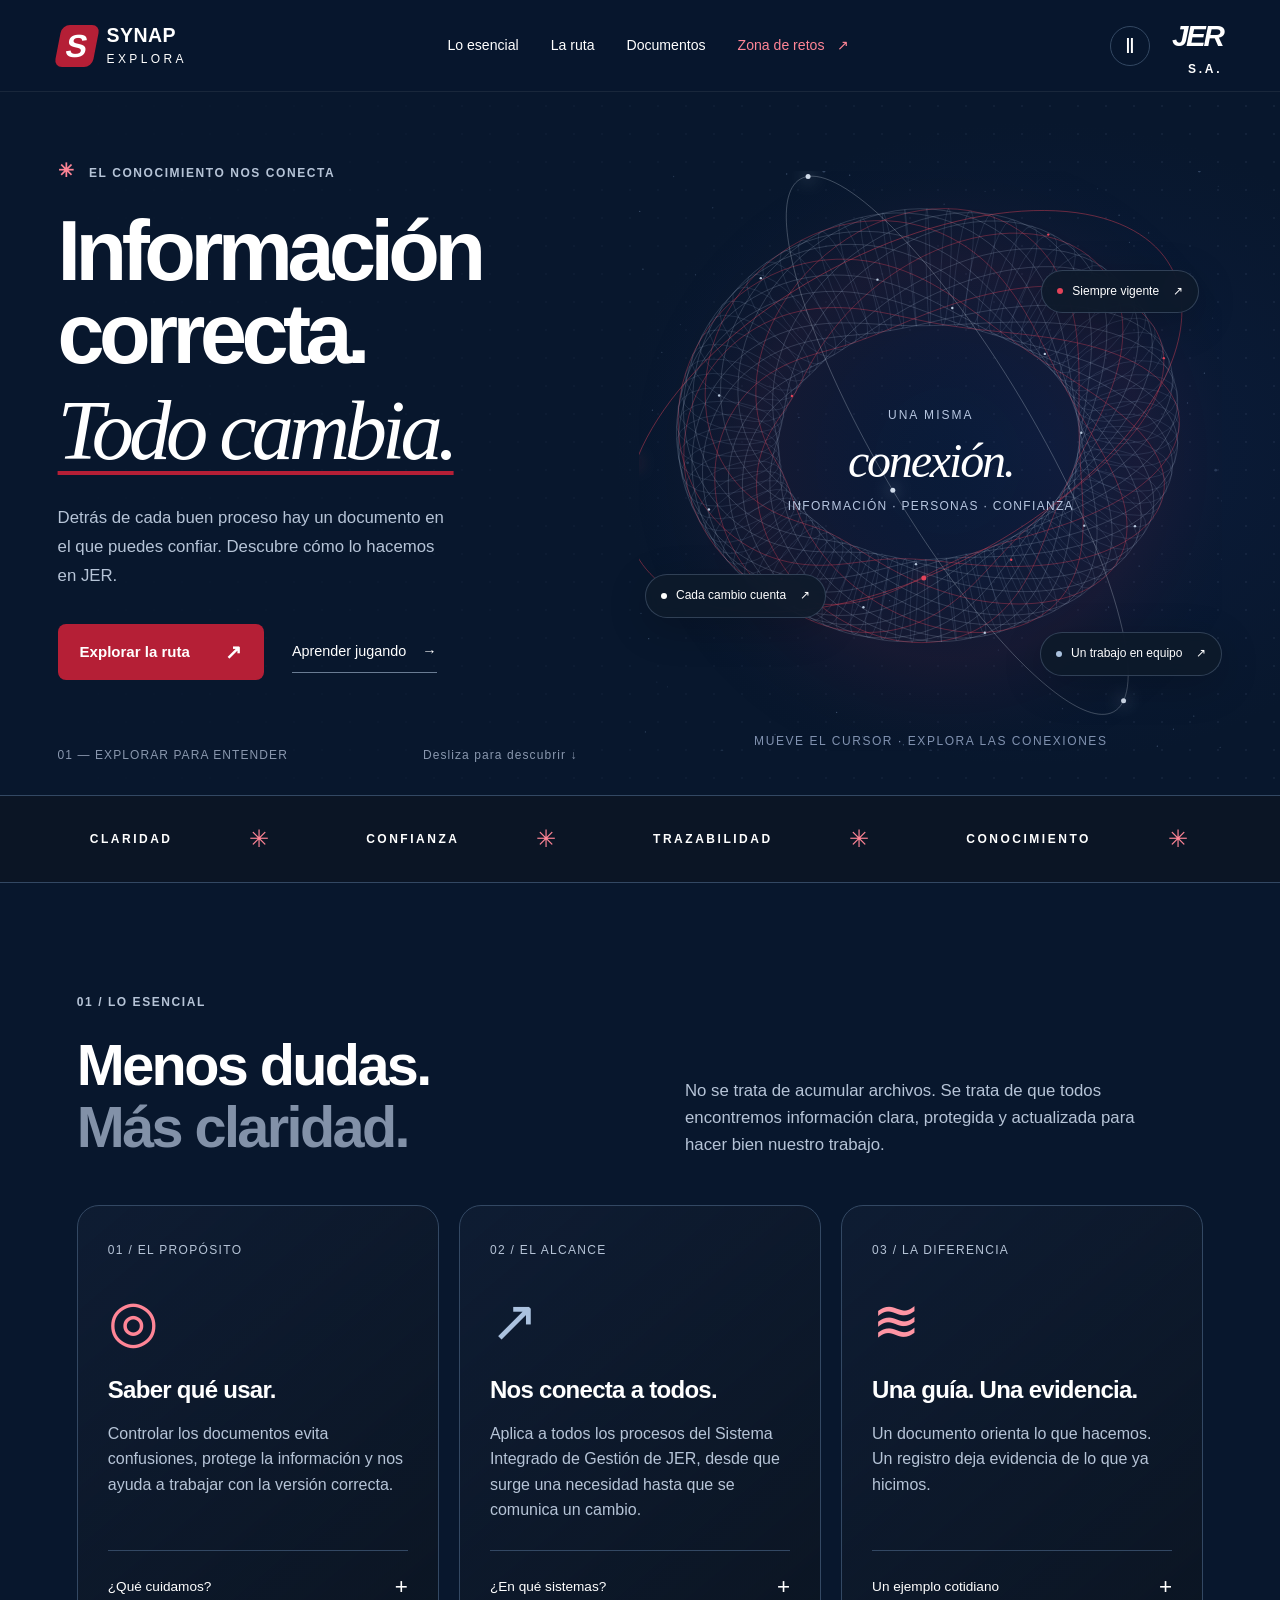
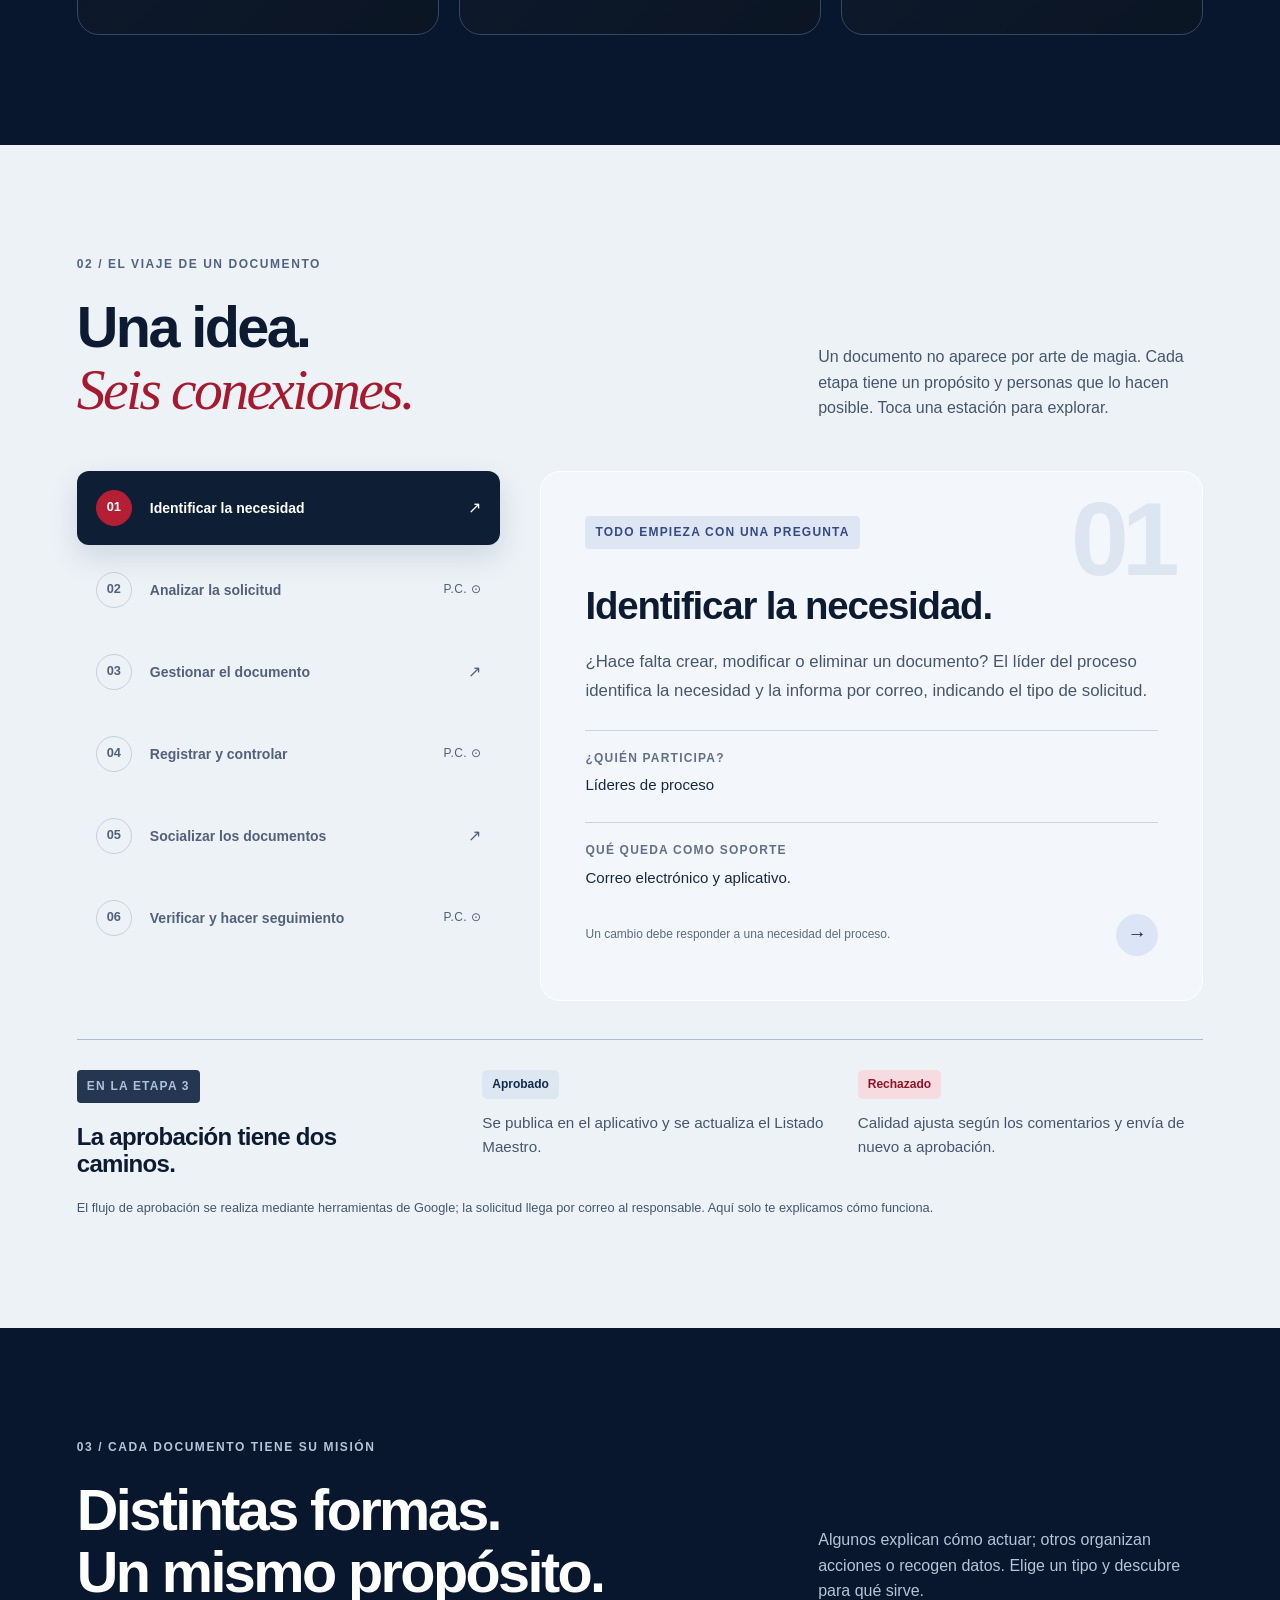
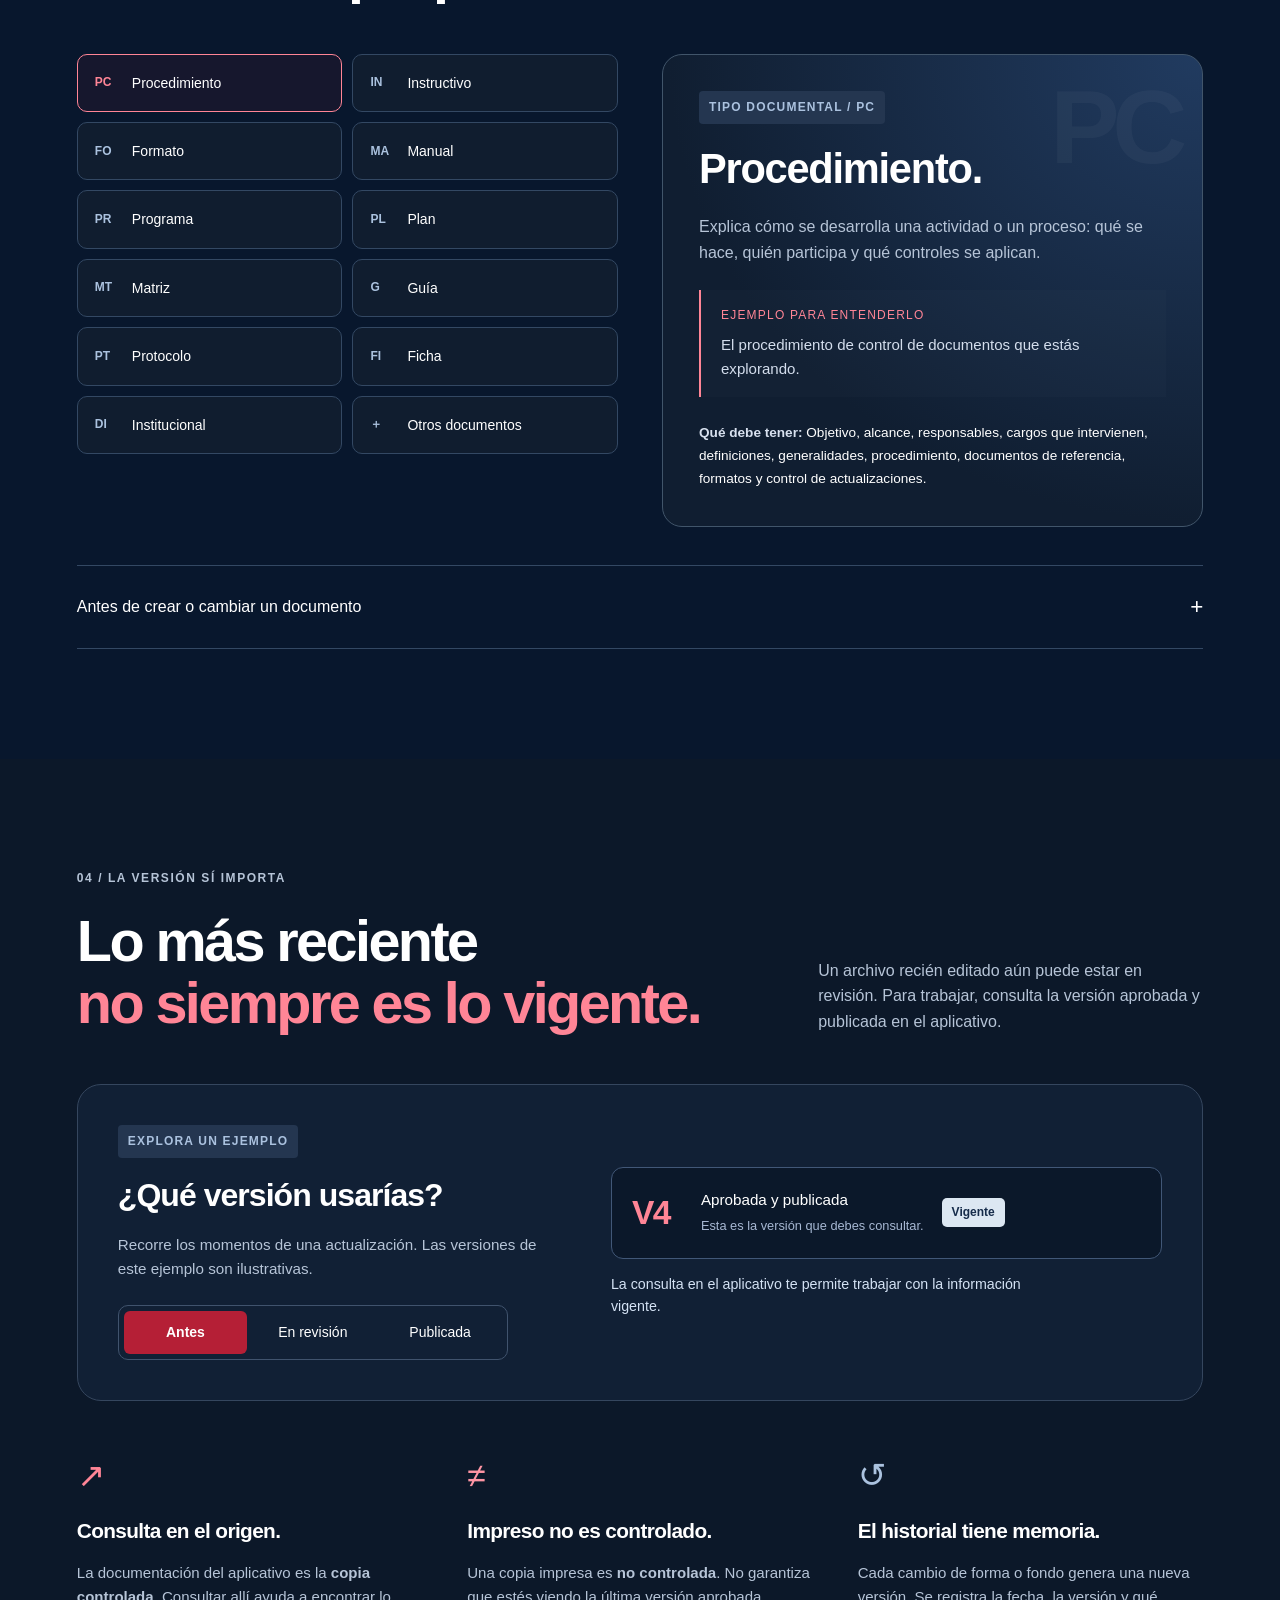
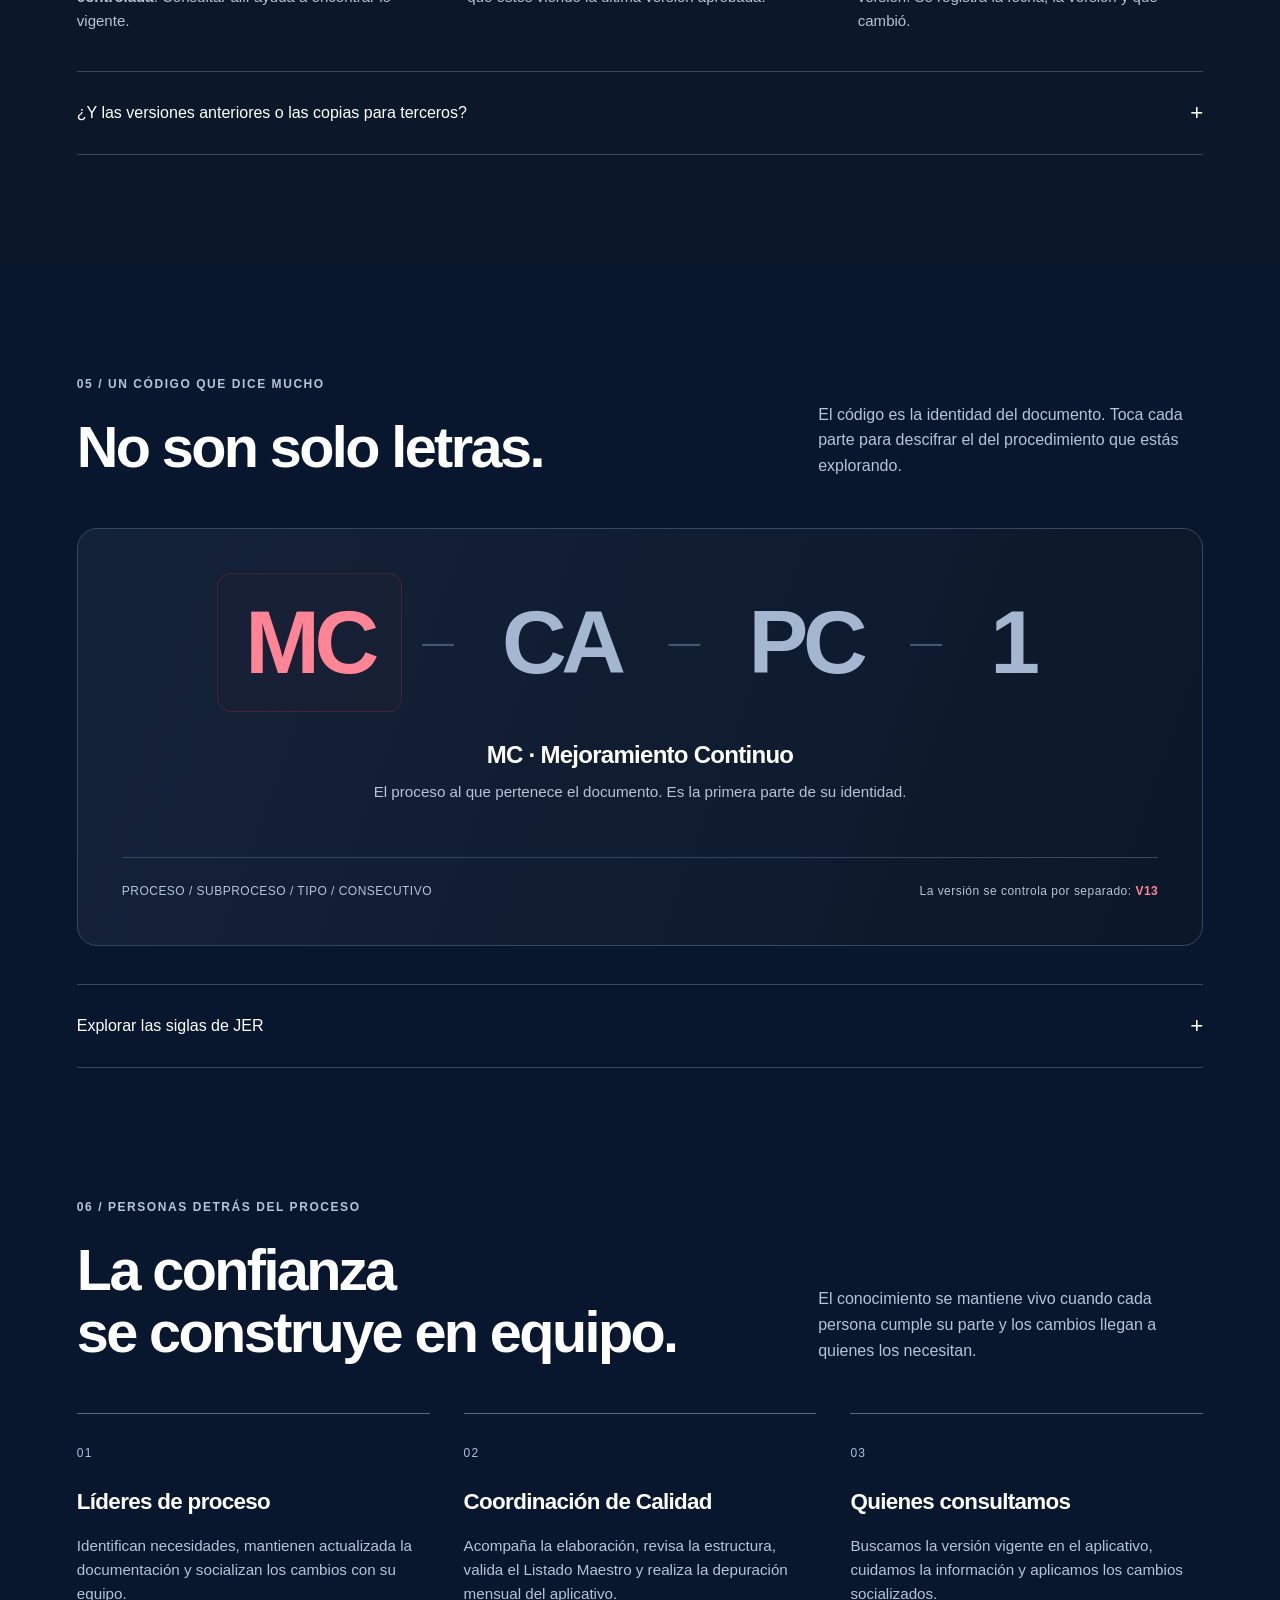
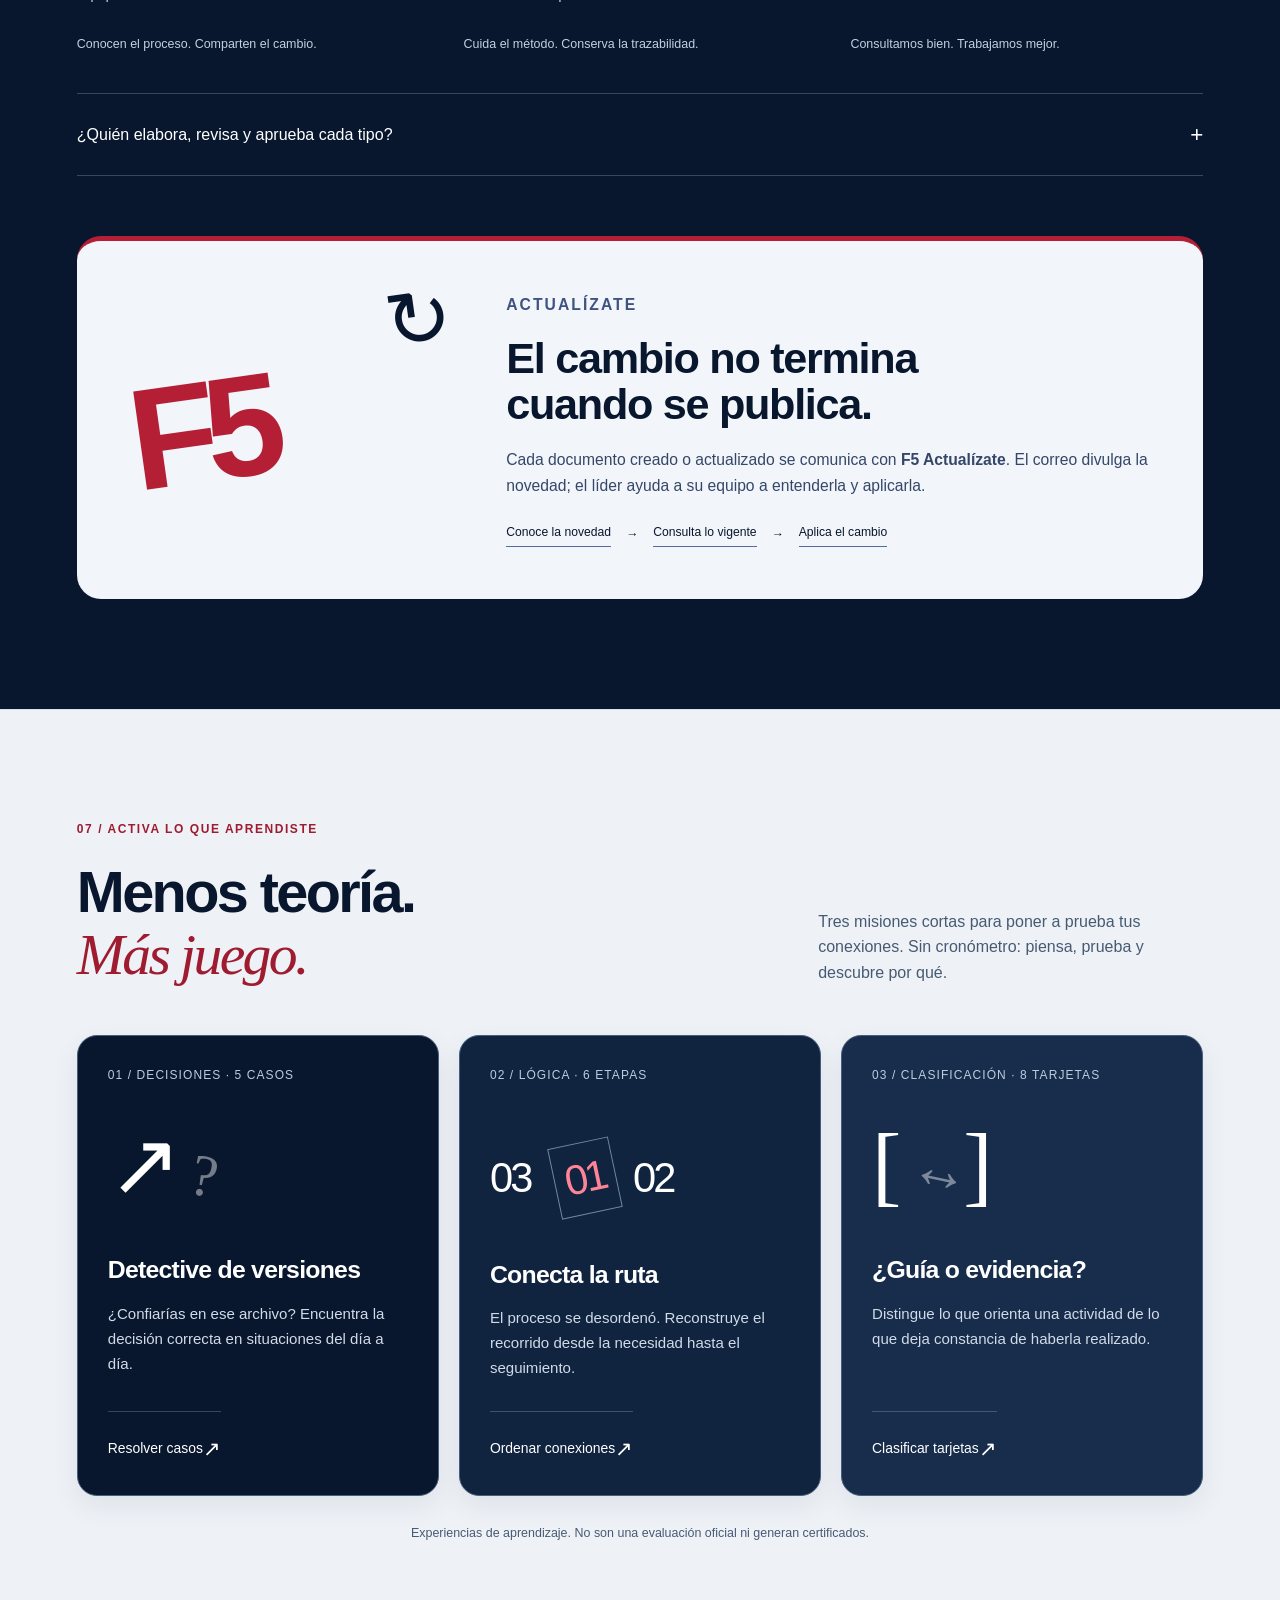
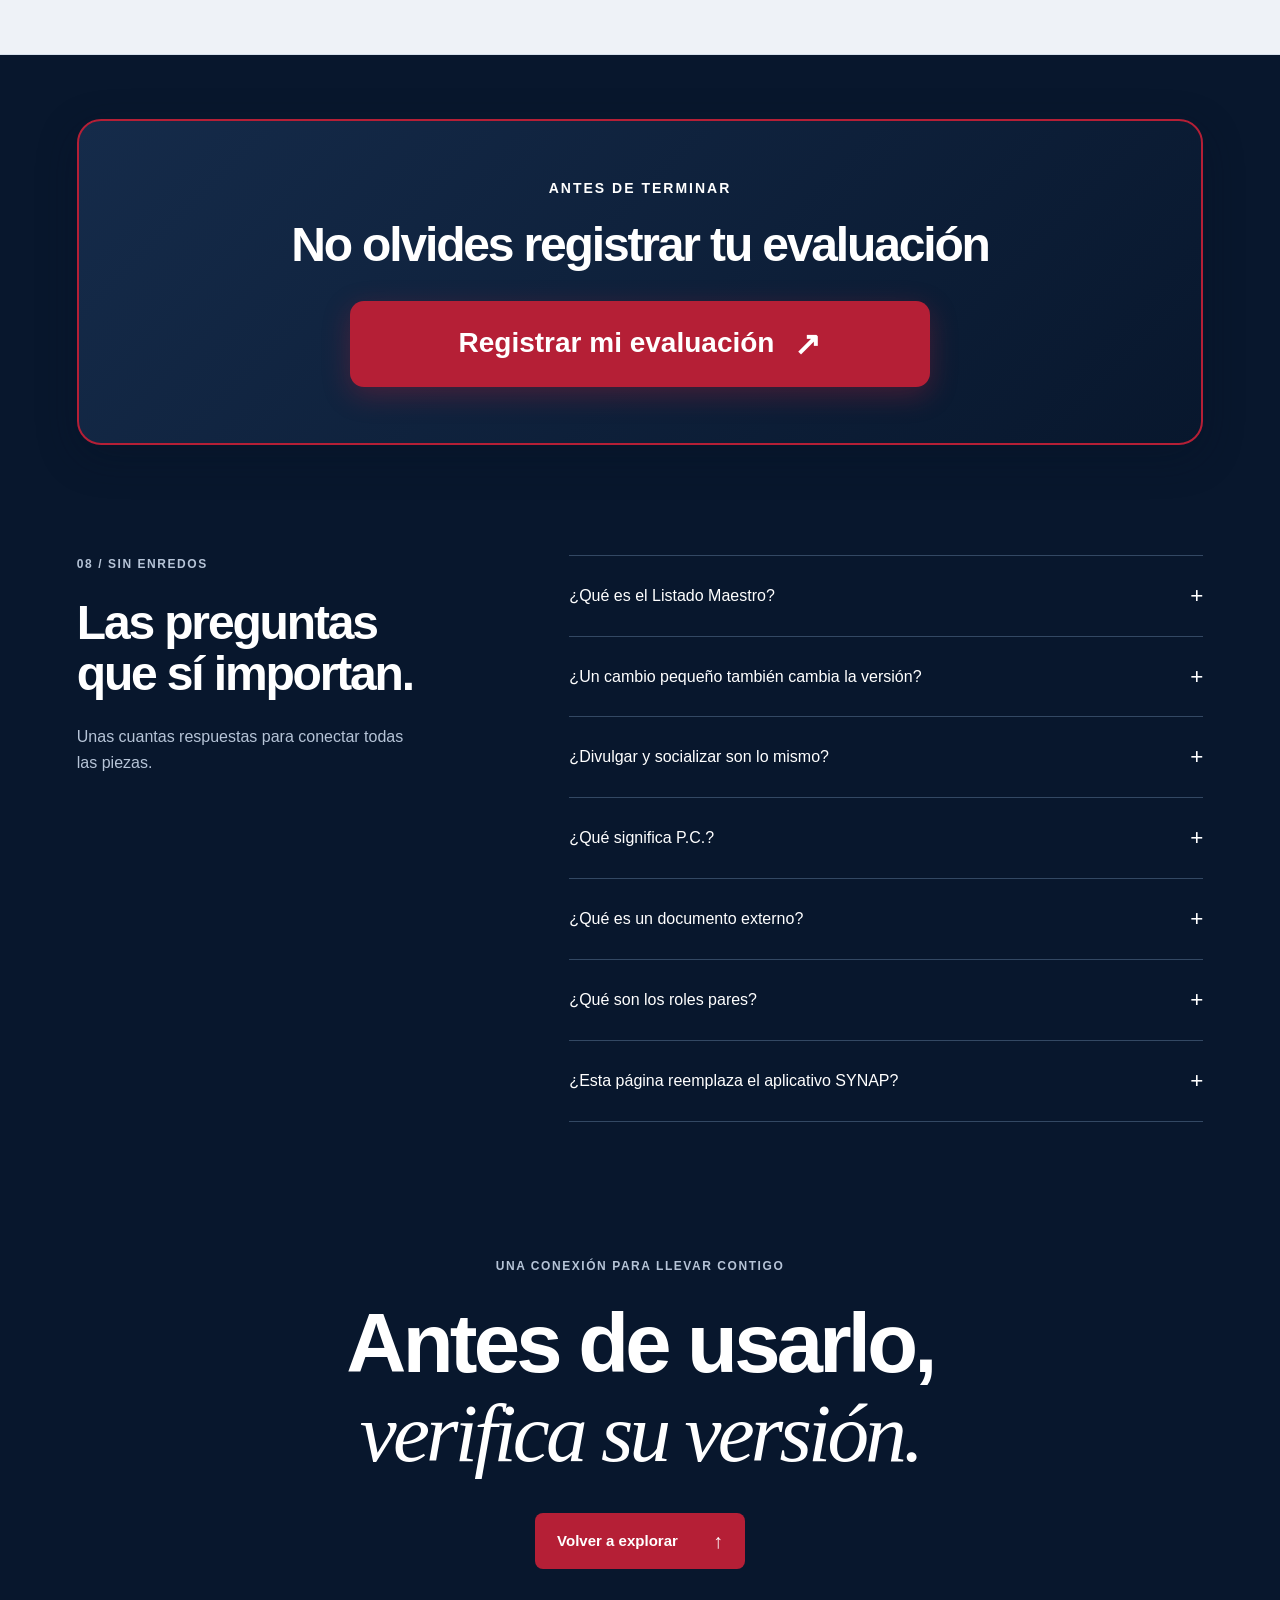
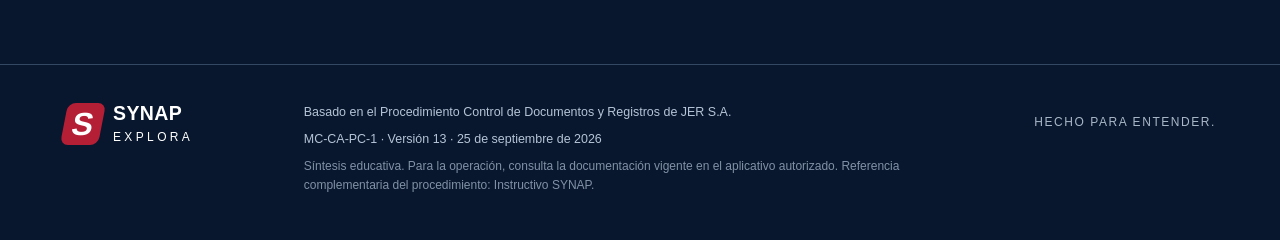
<file: index.html>
<!doctype html>
<html lang="es">
<head>
<meta charset="utf-8"><meta name="viewport" content="width=device-width,initial-scale=1">
<title>SYNAP Explora · El conocimiento nos conecta</title>
<meta name="description" content="Descubre cómo JER cuida sus documentos: una experiencia interactiva con la ruta documental, ejemplos y retos para aprender jugando.">
<meta name="theme-color" content="#08172d">
<link rel="icon" href="data:image/svg+xml,%3Csvg xmlns='http://www.w3.org/2000/svg' viewBox='0 0 64 64'%3E%3Crect width='64' height='64' rx='16' fill='%2308172d'/%3E%3Cpath d='M45 18H25l-8 14h22L29 47H16' fill='none' stroke='%23b51f36' stroke-width='7'/%3E%3C/svg%3E">
<style id="jer-corporate-theme">
:root{--bg:#08172d;--panel:#0e1a2c;--panel2:#132138;--line:#28374a;--text:#f3f5f8;--muted:#a7b3c5;--accent:#ff8596;--blue:#abc2df;--coral:#ff95a4;--radius:22px;font-family:Arial,Helvetica,sans-serif;color-scheme:dark;font-size:16px}*{box-sizing:border-box}html{scroll-behavior:smooth;scroll-padding-top:110px}body{margin:0;background:var(--bg);color:var(--text);line-height:1.6}body.modal-open{overflow:hidden}button,a,input{touch-action:manipulation}button,a,summary{-webkit-tap-highlight-color:transparent}a{color:inherit;text-decoration:none}button{font:inherit;color:inherit;cursor:pointer}button:disabled{cursor:default}button{border:0}a:focus-visible,button:focus-visible,summary:focus-visible,[tabindex]:focus-visible{outline:3px solid var(--accent);outline-offset:5px}p,h1,h2,h3{margin:0}p{color:var(--muted)}h1,h2,h3{line-height:1.07;letter-spacing:-.045em;font-weight:650}h2{font-size:clamp(2.4rem,4.5vw,4.65rem)}h3{font-size:1.5rem;letter-spacing:-.03em}em{font-family:Georgia,serif;font-weight:400}::selection{background:var(--accent);color:var(--bg)}.skip{position:fixed;top:-100px;left:20px;background:var(--accent);color:var(--bg);padding:12px 24px;z-index:200}.skip:focus{top:20px}.reading-progress{position:fixed;top:0;left:0;height:3px;width:100%;z-index:100;background:transparent}.reading-progress i{display:block;background:var(--accent);height:100%;width:0}.header{position:sticky;top:0;z-index:50;display:flex;align-items:center;justify-content:space-between;height:92px;padding:0 4.5%;border-bottom:1px solid #ffffff12;background:#08172dee;backdrop-filter:blur(18px);gap:28px}.brand{display:flex;gap:11px;align-items:center;font-size:1.22rem;font-weight:800;line-height:1;letter-spacing:.02em}.brand-symbol{width:38px;height:42px;display:grid;place-items:center;font-weight:900;font-size:2rem;transform:skew(-11deg);color:var(--accent);border:2px solid var(--accent);border-radius:8px}.brand-sub{display:block;font-size:.75rem;font-weight:500;letter-spacing:.28em;margin-top:7px}.header nav{display:flex;gap:32px;font-size:.88rem}.header nav a{padding:10px 0;position:relative;white-space:nowrap}.header nav a:after{content:'';position:absolute;bottom:3px;left:0;width:0;height:1px;background:var(--accent);transition:width .25s}.header nav a:hover:after{width:100%}.header nav a:last-child{color:var(--accent)}.header nav a span{margin-left:9px}.header-actions{display:flex;gap:22px;align-items:center}.icon-button{width:40px;height:40px;border-radius:50%;border:1px solid var(--line);background:transparent;font-size:1.25rem;display:grid;place-items:center}.icon-button:hover{background:var(--panel2)}.jer-word{font-weight:900;font-style:italic;font-size:1.85rem;letter-spacing:-.08em}.jer-word span{display:block;font-size:.75rem;letter-spacing:.23em;text-align:right;font-style:normal}.menu-button{display:none;background:transparent}.hero{min-height:690px;position:relative;display:grid;grid-template-columns:1.05fr 1fr;align-items:center;overflow:hidden;padding:65px 4.5% 30px;isolation:isolate}.hero:before{content:'';position:absolute;right:-10%;top:0;width:65%;height:100%;background:radial-gradient(ellipse at 55% 50%,#152b6744,transparent 65%);z-index:-1}.hero-noise{position:absolute;inset:0;opacity:.13;background-image:radial-gradient(#607296 1px,transparent 1px);background-size:28px 28px;mask-image:linear-gradient(90deg,transparent,#000);pointer-events:none}.hero-copy{position:relative;z-index:2;padding-right:8px}.eyebrow{font-size:.75rem;font-weight:700;letter-spacing:.13em;line-height:1.5;color:var(--muted);margin-bottom:24px}.tiny-cross{font-size:1.2rem;color:var(--accent);margin-right:9px}.hero h1{font-size:clamp(3.5rem,6.6vw,7rem);line-height:.99;letter-spacing:-.065em}.hero h1>span{display:block;color:var(--accent);font-family:Georgia,serif;font-weight:400;font-style:italic;letter-spacing:-.06em;margin-top:12px}.hero-description{max-width:390px;margin-top:30px;font-size:1.05rem;line-height:1.75}.hero-buttons{display:flex;gap:28px;align-items:center;margin-top:33px}.button{padding:16px 22px;display:inline-flex;gap:35px;justify-content:space-between;align-items:center;font-size:.94rem;border-radius:8px;font-weight:700;transition:transform .25s,background .25s}.button:hover{transform:translateY(-3px)}.lime{background:var(--accent);color:#ffffff}.button span{font-size:1.25rem;line-height:1}.text-link{font-size:.9rem;border-bottom:1px solid #6a7c93;padding:9px 0}.text-link span{margin-left:12px}.hero-footnote{display:flex;justify-content:space-between;gap:20px;font-size:.75rem;letter-spacing:.09em;color:#8997ae;margin-top:66px;max-width:520px}.universe{height:580px;position:relative;min-width:0;margin-left:-15px;isolation:isolate}.universe canvas{width:100%;height:100%;display:block;position:absolute;inset:0;z-index:-1}.universe-center{position:absolute;left:50%;top:50%;transform:translate(-50%,-50%);text-align:center;pointer-events:none;white-space:nowrap}.universe-center>span{display:block;color:#b7c6e0;font-size:.75rem;letter-spacing:.17em}.universe-center strong{font-family:Georgia,serif;display:block;font-size:3rem;font-style:italic;font-weight:400;letter-spacing:-.045em;line-height:1.5}.universe-center>span:last-child{font-size:.75rem;letter-spacing:.11em}.orb-label{position:absolute;border:1px solid #52647c88;border-radius:40px;background:#0d1a2add;padding:11px 15px;display:flex;gap:9px;align-items:center;font-size:.75rem;box-shadow:0 10px 40px #0003;animation:float 6s ease-in-out infinite;backdrop-filter:blur(8px);transition:border-color .2s}.orb-label:hover{border-color:var(--accent)}.orb-label>span:last-child{margin-left:5px}.orb-one{top:17%;right:4%}.orb-two{bottom:23%;left:1%;animation-delay:-2s}.orb-three{bottom:13%;right:0;animation-delay:-4s}.orb-dot{width:6px;height:6px;border-radius:50%;background:var(--accent)}.coral{background:var(--coral)}.blue{background:var(--blue)}.universe-hint{position:absolute;bottom:0;width:100%;text-align:center;font-size:.75rem;letter-spacing:.13em;color:#8192b0}.principles-strip{display:flex;justify-content:space-around;gap:30px;padding:24px 4.5%;border-top:1px solid var(--line);border-bottom:1px solid var(--line);background:#0b1525;overflow:hidden}.principles-strip>span{white-space:nowrap;display:flex;align-items:center;gap:clamp(30px,6vw,100px);font-size:.75rem;font-weight:700;letter-spacing:.21em}.principles-strip b{color:var(--accent);font-size:1.5rem;font-weight:400}.section{padding:110px 6%;max-width:1600px;margin:0 auto}.section-heading{display:grid;grid-template-columns:1fr 1fr;gap:0 90px;align-items:end;margin-bottom:46px}.section-heading>.eyebrow{grid-column:1/-1}.section-heading>p:last-child{max-width:490px;font-size:1.05rem}.muted{color:#8291a8}.section-top{display:flex;justify-content:space-between;gap:70px;align-items:end;margin-bottom:50px}.section-top>p{max-width:385px;font-size:1rem}.essential-grid{display:grid;grid-template-columns:repeat(3,1fr);gap:20px}.info-card{padding:30px;border:1px solid var(--line);background:linear-gradient(140deg,#15223977,#0b1523);border-radius:var(--radius);transition:transform .3s,border-color .3s}.info-card:hover{transform:translateY(-6px);border-color:#657a90}.card-index{font-size:.75rem;letter-spacing:.11em;color:var(--muted)}.line-icon{font-size:3.6rem;line-height:1.4;color:var(--accent);margin:20px 0 15px}.info-card h3{margin-bottom:18px}.info-card>p{font-size:1rem;min-height:105px}.info-card details{border-top:1px solid var(--line);margin-top:24px;padding-top:18px}.info-card summary{font-size:.85rem}.info-card details p{font-size:.9rem;padding-top:15px}.blue-text{color:var(--blue)!important}.coral-text{color:var(--coral)!important}.lime-text{color:var(--accent)!important}summary{display:flex;justify-content:space-between;gap:18px;align-items:center;cursor:pointer;list-style:none}summary::-webkit-details-marker{display:none}summary span{font-size:1.4rem;font-weight:400;transition:transform .2s}details[open]>summary span{transform:rotate(45deg)}.route-section{background:#edf2f7;color:#0c1b32;max-width:none}.route-section .section-top,.route-layout,.approval-note{max-width:1408px;margin-left:auto;margin-right:auto}.route-section p{color:#45566c}.route-section h2 em{color:#a6192e}.route-section .eyebrow{color:#526381}.route-layout{display:grid;grid-template-columns:.78fr 1.22fr;gap:40px}.route-stations{display:flex;flex-direction:column;gap:8px}.station{width:100%;display:flex;gap:18px;align-items:center;text-align:left;padding:18px;background:transparent;border:1px solid transparent;border-radius:12px;color:#526079;transition:background .2s}.station:hover{background:#cad7e5}.station[aria-selected=true]{background:#0d1e35;color:white;box-shadow:0 12px 30px #0b254822}.station-num{font-size:.8rem;font-weight:700;border:1px solid #8d9daf66;display:grid;place-items:center;width:36px;height:36px;border-radius:50%;flex-shrink:0}.station[aria-selected=true] .station-num{background:var(--accent);color:#ffffff;border-color:var(--accent)}.station-label{flex:1;font-size:.98rem;font-weight:700}.station .pc-badge{font-size:.75rem;letter-spacing:.04em;white-space:nowrap}.route-detail{border-radius:20px;background:#f3f7fc;padding:44px;display:flex;flex-direction:column;position:relative;overflow:hidden;border:1px solid white;min-height:500px}.route-detail .step-counter{font-size:6.5rem;line-height:1;font-weight:800;letter-spacing:-.07em;color:#dde5f1;position:absolute;top:15px;right:30px}.route-detail .small-tag{position:relative;align-self:start;margin-bottom:36px;background:#dfe6f3;color:#344985}.route-detail h3{font-size:2.4rem;max-width:80%;position:relative;margin-bottom:22px}.route-detail .route-desc{font-size:1.05rem;line-height:1.7;max-width:570px;position:relative}.route-fact{border-top:1px solid #c8d4e2;padding-top:18px;margin-top:25px;display:grid;gap:5px}.route-fact strong{font-size:.75rem;letter-spacing:.1em;text-transform:uppercase;color:#617088}.route-fact p{font-size:.94rem;color:#172a43}.route-foot{display:flex;justify-content:space-between;align-items:center;gap:15px;margin-top:auto;padding-top:24px;font-size:.75rem;color:#5b6c7f}.route-foot button{background:#dbe5f5;color:#14264a;border-radius:50%;width:42px;height:42px;font-size:1.2rem}.small-tag{display:inline-block;font-size:.75rem;letter-spacing:.1em;font-weight:700;border-radius:4px;padding:7px 10px;background:#243650;color:var(--blue)}.approval-note{margin-top:38px;border-top:1px solid #abbdd0;padding-top:30px;display:grid;grid-template-columns:1fr 2fr;gap:20px 45px}.approval-note>.small-tag{justify-self:start;align-self:start;grid-row:1}.approval-note h3{grid-column:1;max-width:260px;line-height:1.15}.approval-columns{grid-column:2;grid-row:1/3;display:grid;grid-template-columns:1fr 1fr;gap:30px}.approval-columns p{font-size:.95rem;margin-top:12px}.status{display:inline-block;padding:5px 10px;font-size:.75rem;border-radius:5px;font-weight:700}.status.good{background:#dce7f2;color:#152b4a}.status.warm{background:#f6dce1;color:#8f1427}.fineprint{font-size:.8rem;line-height:1.6}.approval-note>.fineprint{grid-column:1/-1}.type-explorer{display:grid;grid-template-columns:1fr 1fr;gap:44px}.type-tabs{display:grid;grid-template-columns:1fr 1fr;gap:10px;align-content:start}.type-tab{background:#101d2f;text-align:left;display:flex;align-items:center;gap:13px;padding:17px;border:1px solid var(--line);border-radius:10px;font-size:.92rem;transition:background .2s,transform .2s}.type-tab:hover{transform:translateY(-2px);background:#192d46}.type-tab span{font-size:.75rem;color:var(--blue);font-weight:700;min-width:24px}.type-tab[aria-selected=true]{border-color:var(--accent);background:#b51f3610}.type-tab[aria-selected=true] span{color:var(--accent)}.type-content{padding:36px;border:1px solid #41556a;border-radius:20px;background:radial-gradient(ellipse at top right,#213b60,#101e31 70%);min-height:415px;position:relative;overflow:hidden}.type-big{font-size:6.5rem;font-weight:800;line-height:1;color:#ffffff0a;position:absolute;right:22px;top:20px;letter-spacing:-.07em}.type-content h3{font-size:2.6rem;margin:23px 0;position:relative}.type-content p{max-width:460px}.example{margin-top:24px;padding:16px 20px;border-left:2px solid var(--accent);background:#ffffff04}.example span{display:block;font-size:.75rem;letter-spacing:.1em;color:var(--accent);margin-bottom:8px}.example p{color:#d4deed;font-size:.94rem}.type-minimum{font-size:.85rem;line-height:1.7;margin-top:24px}.type-minimum strong{color:#d8e1ef}.wide-details{border-top:1px solid var(--line);border-bottom:1px solid var(--line);padding:23px 0;margin-top:38px}.wide-details>summary{font-size:1rem}.details-grid{display:grid;grid-template-columns:1fr 1fr;gap:40px;margin-top:28px;max-width:1000px}.details-grid h3{font-size:1.12rem;margin-bottom:15px;letter-spacing:-.02em}.details-grid p{font-size:.95rem}.rules-section{background:#0c1829;max-width:none}.rules-section>*{max-width:1408px;margin-left:auto;margin-right:auto}.version-playground{display:grid;grid-template-columns:.88fr 1.12fr;gap:60px;padding:40px;border:1px solid #35465e;border-radius:24px;background:#112035}.version-playground h3{font-size:2rem;margin:20px 0}.version-playground p{font-size:.95rem;max-width:440px}.segmented{display:flex;border:1px solid #40536d;gap:4px;border-radius:10px;padding:5px;max-width:390px;margin-top:24px}.segmented button{border-radius:6px;background:transparent;padding:10px 9px;flex:1;font-size:.8rem;white-space:nowrap}.segmented button[aria-pressed=true]{background:var(--accent);color:#ffffff;font-weight:700}.version-scene{display:flex;flex-direction:column;justify-content:center;gap:14px}.version-card{display:flex;align-items:center;gap:18px;border:1px solid #415777;border-radius:12px;padding:20px;background:#0b182a;animation:appear .4s ease}.version-card b{font-size:2.1rem;line-height:1;letter-spacing:-.05em;color:var(--accent);min-width:51px}.version-card strong{display:block;font-size:.95rem;font-weight:500}.version-card small{font-size:.8rem;color:#a7b8d3}.version-card.pending b{color:var(--coral)}.version-card.archived b{color:#8798af}.version-scene>p{color:#d4e2f4;font-size:.89rem}.rule-cards{display:grid;grid-template-columns:repeat(3,1fr);gap:45px;margin-top:48px}.rule-cards h3{margin:18px 0;font-size:1.3rem}.rule-cards p{font-size:.94rem}.rule-symbol{font-size:2.1rem}.code-decoder{border:1px solid var(--line);border-radius:20px;padding:44px;background:linear-gradient(110deg,#142239,#0c1728)}.code-parts{display:flex;justify-content:center;align-items:center;gap:20px}.code-parts>span{color:#425772;font-size:2rem}.code-parts button{font-size:clamp(2.5rem,7vw,6.5rem);font-weight:700;letter-spacing:-.06em;line-height:1.3;padding:10px 27px;background:transparent;border-radius:14px;border:1px solid transparent;color:#a4b6d0;transition:color .2s,background .2s,transform .2s}.code-parts button:hover{transform:translateY(-4px)}.code-parts button[aria-pressed=true]{color:var(--accent);border-color:#b51f3655;background:#b51f3608}#code-explanation{text-align:center;min-height:115px;margin-top:30px}#code-explanation h3{font-size:1.5rem;margin-bottom:12px}#code-explanation p{max-width:550px;margin:auto;font-size:.95rem}.code-bottom{border-top:1px solid var(--line);padding-top:24px;display:flex;justify-content:space-between;gap:20px;font-size:.75rem;color:var(--muted);letter-spacing:.04em}.code-bottom b{color:var(--accent)}.acronym-grid{display:grid;grid-template-columns:1fr 1fr;gap:40px;padding-top:25px}.acronym-grid h3{font-size:1.15rem;margin-bottom:18px}.acronym-grid dl{margin:0}.acronym-grid dl>div{display:flex;gap:14px;padding:9px 0;border-bottom:1px solid #28374a88;font-size:.87rem}.acronym-grid dt{min-width:40px;color:var(--accent)}.acronym-grid dd{margin:0;color:var(--muted)}.people-section{padding-top:20px}.people-grid{display:grid;grid-template-columns:repeat(3,1fr);gap:34px}.people-grid article{padding-top:25px;border-top:1px solid #596a80}.role-number{font-size:.75rem;letter-spacing:.1em;color:var(--blue)}.people-grid h3{margin:25px 0 20px;font-size:1.4rem}.people-grid p{font-size:.95rem}.role-line{display:block;font-size:.78rem;color:#c4d0e1;margin-top:28px}.table-wrap{overflow-x:auto;margin-top:25px}table{width:100%;border-collapse:collapse;text-align:left;font-size:.88rem;min-width:650px}caption{text-align:left;color:var(--muted);font-size:.8rem;margin-bottom:15px}th,td{border-bottom:1px solid var(--line);padding:16px;vertical-align:top}thead{background:#162640}td{color:var(--muted)}.f5-panel{display:grid;grid-template-columns:1fr 2fr;gap:55px;background:#f2f5f9;color:#12203c;border-radius:24px;padding:52px;margin-top:60px;overflow:hidden;position:relative}.f5-mark{font-size:9rem;font-weight:800;letter-spacing:-.09em;line-height:1;align-self:center;transform:rotate(-8deg);position:relative}.f5-mark span{position:absolute;right:0;top:-50px;font-weight:400;font-size:5rem;color:#a6192e;animation:spin 18s linear infinite}.f5-panel .eyebrow{color:#3e5380;margin-bottom:18px}.f5-panel h3{font-size:2.7rem;line-height:1.07;margin-bottom:20px}.f5-panel p{color:#344769;font-size:.98rem;max-width:650px}.f5-steps{display:flex;gap:15px;align-items:center;flex-wrap:wrap;margin-top:25px;font-size:.76rem}.f5-steps span{border-bottom:1px solid #536c9d;padding-bottom:4px}.games-section{background:var(--accent);color:#ffffff;max-width:none}.games-section>*{max-width:1408px;margin-left:auto;margin-right:auto}.games-section p{color:#ffffff}.games-section .eyebrow{color:#ffffff}.games-grid{display:grid;grid-template-columns:repeat(3,1fr);gap:20px}.game-card{text-align:left;background:#102440;color:#ffffff;border:1px solid #3b4e6a;border-radius:20px;padding:30px;position:relative;overflow:hidden;transition:transform .3s,box-shadow .3s;display:flex;flex-direction:column}.game-card:hover{transform:translateY(-8px) rotate(-1deg);box-shadow:0 20px 30px #06132655}.game-card:nth-child(2){background:#142c4b}.game-card:nth-child(3){background:#172a46}.game-card .game-meta{font-size:.75rem;letter-spacing:.09em;color:#bccce0}.game-card:nth-child(2) .game-meta{color:#b6c7f1}.game-card:nth-child(3) .game-meta{color:#bccce0}.game-glyph{font-size:5.5rem;letter-spacing:-.07em;line-height:1.5;color:var(--accent);padding:15px 0 25px;font-family:Georgia,serif}.game-glyph>span{display:inline-block;transform:rotate(12deg);margin-left:15px;font-size:3.7rem;color:#ffffff70}.order-glyph{font-family:Arial,sans-serif;font-size:2.6rem;padding-top:57px;line-height:1.5;padding-bottom:47px;color:#adc7ff}.order-glyph>span{font-size:2.6rem;color:var(--accent);transform:rotate(-12deg);border:1px solid #7890c8;padding:4px 10px;margin-right:8px}.game-card:nth-child(3) .game-glyph{color:#ffffff}.game-card h3{font-size:1.55rem;margin-bottom:18px}.game-card p{font-size:.94rem;color:#c6d2e2;line-height:1.65;flex:1}.game-card:nth-child(2) p{color:#bdc7df}.game-card:nth-child(3) p{color:#c6d2e2}.game-cta{border-top:1px solid #ffffff33;display:flex;justify-content:space-between;align-items:center;padding-top:20px;margin-top:30px;font-size:.87rem}.game-cta b{font-size:1.3rem;font-weight:400}.game-disclaimer{font-size:.78rem;text-align:center;margin-top:28px}.faq-section{display:grid;grid-template-columns:.8fr 1.2fr;gap:70px}.faq-intro h2{font-size:3rem}.faq-intro>p:last-child{margin-top:25px;max-width:330px}.faq-list details{padding:22px 0;border-bottom:1px solid var(--line)}.faq-list details:first-child{border-top:1px solid var(--line)}.faq-list summary{font-size:1rem}.faq-list details p{font-size:.95rem;margin-top:18px;padding-right:22px}.closing{text-align:center;padding-top:25px;padding-bottom:95px}.closing h2{font-size:clamp(2.5rem,6.5vw,6rem)}.closing h2 span{font-family:Georgia,serif;font-style:italic;font-weight:400;color:var(--accent)}.closing .button{margin-top:35px}footer{border-top:1px solid var(--line);padding:38px 5%;display:flex;gap:50px;align-items:start;justify-content:space-between}footer .brand{flex-shrink:0}footer>div{max-width:620px}footer p{font-size:.78rem;margin-bottom:7px}.footer-label{font-size:.75rem;letter-spacing:.13em;white-space:nowrap;color:#a9b7c8;margin-top:10px}footer .fineprint{font-size:.75rem;color:#8191a6}dialog{width:min(740px,calc(100% - 28px));max-height:90dvh;border:1px solid #576781;border-radius:24px;background:#0e1c30;color:var(--text);padding:30px;box-shadow:0 40px 100px #0008;overscroll-behavior:contain}dialog::backdrop{background:#020711d9;backdrop-filter:blur(8px)}.dialog-top{display:flex;justify-content:space-between;align-items:center;gap:20px;margin-bottom:25px}.dialog-top .eyebrow{margin:0;font-size:.75rem}.dialog-top .icon-button{font-size:1.8rem;flex-shrink:0}#game-content h2{font-size:2.3rem;margin-bottom:22px;line-height:1.12}#game-content p{font-size:.98rem}.game-progress{display:flex;gap:6px;margin:24px 0}.game-progress i{flex:1;height:4px;background:#354660;border-radius:3px}.game-progress i.done{background:var(--accent)}.question-number{display:block;font-size:.75rem;letter-spacing:.12em;color:var(--blue);margin-bottom:16px}.game-options{display:grid;gap:10px;margin-top:24px}.game-options button,.order-pool button{border:1px solid #3b4e6a;border-radius:10px;padding:16px 18px;text-align:left;background:#142741;font-size:.94rem;transition:background .15s}.game-options button:hover:not(:disabled),.order-pool button:hover:not(:disabled){background:#233d60}.game-options button.correct{border-color:var(--accent);background:#b51f3615}.game-options button.incorrect{border-color:var(--coral);background:#ff8d8b15}.feedback{margin-top:24px;background:#ffffff06;border-left:3px solid var(--blue);padding:15px 20px;border-radius:0 8px 8px 0}.feedback p{color:#d1dbea}.feedback strong{display:block;color:var(--accent);margin-bottom:8px}.feedback.wrong{border-left-color:var(--coral)}.feedback.wrong strong{color:var(--coral)}.game-next{margin-top:24px}.game-result{text-align:center;padding:20px 0}.score-ring{border:2px solid var(--accent);border-radius:50%;width:150px;height:150px;display:grid;place-content:center;margin:0 auto 30px;background:radial-gradient(#b51f3617,transparent);box-shadow:0 0 50px #b51f3610}.score-ring strong{font-size:3.5rem;font-weight:500;line-height:1.2}.score-ring small{font-size:.75rem;color:var(--accent)}.result-actions{display:flex;justify-content:center;gap:15px;flex-wrap:wrap;margin-top:25px}.button.secondary{background:transparent;border:1px solid #526580;color:var(--text)}.sort-card{font-size:1.3rem;line-height:1.5;color:white;background:#1c2d49;padding:28px;border:1px solid #40587c;border-radius:16px;margin-top:24px}.sort-options{grid-template-columns:1fr 1fr}.sort-options button{text-align:center}.order-pool{display:grid;grid-template-columns:1fr 1fr;gap:10px;margin-top:20px}.order-pool button{font-size:.85rem}.order-pool button:disabled{opacity:.25}.order-selected{margin:20px 0;padding:0;list-style:none;display:grid;gap:8px}.order-selected li{display:flex;gap:12px;align-items:center;background:#b51f360a;border:1px solid #a5bdd133;border-radius:8px;padding:10px 13px;font-size:.85rem}.order-selected li span{color:var(--accent);font-weight:700}.order-selected li button{background:transparent;font-size:1.15rem;margin-left:auto;color:var(--muted)}.order-empty{padding:20px;border:1px dashed #47607e;border-radius:10px;text-align:center;font-size:.88rem}.order-controls{display:flex;gap:12px;align-items:center;flex-wrap:wrap}.order-controls .button{font-size:.86rem}.button:disabled{opacity:.35}.answer-route{padding-left:20px;color:#bbcce2;font-size:.86rem}.noscript{position:fixed;bottom:0;left:0;right:0;padding:16px;background:var(--accent);color:#ffffff;z-index:150}.reveal{opacity:1}.js-motion .reveal{opacity:0;transform:translateY(24px);transition:opacity .7s,transform .7s}.js-motion .reveal.visible{opacity:1;transform:none}#confetti{position:fixed;inset:0;pointer-events:none;z-index:1000;overflow:hidden}#confetti i{position:absolute;top:-30px;width:7px;height:15px;background:var(--accent);animation:confetti 2s ease-in forwards}.motion-off *,.motion-off *:before,.motion-off *:after{animation:none!important;scroll-behavior:auto!important;transition:none!important}.motion-off .reveal{opacity:1!important;transform:none!important}.motion-off .universe-hint{visibility:hidden}@keyframes float{0%,100%{transform:translateY(0)}50%{transform:translateY(-12px)}}@keyframes spin{to{transform:rotate(360deg)}}@keyframes appear{from{opacity:0;transform:translateY(8px)}to{opacity:1;transform:translateY(0)}}@keyframes confetti{to{transform:translate(var(--drift),105vh) rotate(580deg);opacity:0}}@media(min-width:1650px){.hero{padding-left:max(6%,calc((100vw - 1408px)/2));padding-right:max(6%,calc((100vw - 1408px)/2))}.hero h1{font-size:7rem}}@media(max-width:1100px){.header{padding:0 4%;gap:20px}.header nav{gap:20px}.header-actions{gap:15px}.hero{min-height:650px;padding-top:50px}.hero h1{font-size:6.5vw}.universe{height:500px}.universe-center strong{font-size:2.5rem}.orb-label{font-size:.75rem;padding:9px}.hero-buttons{gap:18px}.hero-footnote{font-size:.75rem}.hero-footnote span:last-child{display:none}.section{padding:85px 5%}.section-top{gap:40px}.section-top>p{max-width:320px}.info-card{padding:24px}.info-card>p{min-height:130px}.route-detail{padding:30px}.route-detail h3{font-size:2.1rem}.type-explorer{gap:25px}.type-tab{padding:14px 12px;font-size:.84rem}.type-content{padding:28px}.version-playground{gap:30px;padding:30px}.game-card{padding:25px}.game-card h3{font-size:1.3rem}.game-glyph{font-size:4.5rem}.order-glyph{font-size:2rem;padding-top:40px;padding-bottom:38px}.order-glyph>span{font-size:2rem;margin-left:4px}.people-section{padding-top:10px}.f5-panel{padding:40px}.f5-mark{font-size:7rem}.faq-section{gap:40px}.faq-intro h2{font-size:2.4rem}.footer-label{display:none}}
@media(max-width:800px){html{scroll-padding-top:85px}.header{height:76px}.header nav{position:absolute;top:76px;left:0;right:0;display:none;padding:20px 6%;background:#0e1c30;border-bottom:1px solid var(--line);flex-direction:column;gap:10px}.header nav.open{display:flex}.menu-button{display:flex;gap:10px;align-items:center;font-size:.8rem}.header-actions{gap:16px}.jer-word{font-size:1.5rem}.header .brand{font-size:1.05rem}.brand-symbol{width:33px;height:35px;font-size:1.7rem}.brand-sub{font-size:.75rem}.hero{grid-template-columns:1fr;padding:48px 6% 24px;min-height:0}.hero h1{font-size:clamp(3.2rem,10.6vw,5.7rem)}.hero-copy{padding:0}.hero-description{max-width:440px}.hero-footnote{margin-top:35px;font-size:.75rem}.universe{height:420px;margin:-10px auto 0;width:100%;max-width:550px}.universe-center strong{font-size:3rem}.orb-label{font-size:.75rem}.orb-one{right:4%;top:15%}.orb-two{left:3%;bottom:23%}.orb-three{right:1%;bottom:10%}.universe-hint{display:none}.principles-strip{padding:19px 6%;justify-content:space-between;gap:22px;flex-wrap:wrap}.principles-strip>span{font-size:.75rem;letter-spacing:.12em;flex:1;justify-content:space-between;gap:20px}.principles-strip b{font-size:1rem}.section{padding:68px 6%}h2{font-size:2.8rem}.section-heading{display:block}.section-heading>p:last-child{margin-top:25px}.section-top{display:block;margin-bottom:35px}.section-top>p{max-width:570px;margin-top:24px}.essential-grid{grid-template-columns:1fr}.info-card{padding:26px;display:grid;grid-template-columns:70px 1fr;column-gap:12px}.card-index{grid-column:1/-1}.line-icon{grid-row:2/4;margin:15px 0 0}.info-card h3{margin-top:22px;font-size:1.5rem}.info-card>p{min-height:0;grid-column:2}.info-card details{grid-column:1/-1}.route-layout{grid-template-columns:1fr;gap:22px}.route-stations{display:grid;grid-template-columns:1fr 1fr;gap:7px}.station{padding:11px 9px;gap:8px;border:1px solid #b0bfd188;align-items:start}.station-num{width:27px;height:27px;font-size:.75rem}.station-label{font-size:.8rem;line-height:1.3;padding-top:3px}.station .pc-badge{display:none}.route-detail{min-height:430px}.route-detail h3{max-width:85%}.route-detail .step-counter{font-size:5rem}.approval-note{grid-template-columns:1fr;gap:20px;margin-top:30px}.approval-note h3{max-width:none;grid-column:1}.approval-columns{grid-row:auto;grid-column:1;gap:24px}.approval-note>.fineprint{grid-column:1}.type-explorer{grid-template-columns:1fr}.type-tabs{grid-template-columns:repeat(3,1fr);gap:8px}.type-tab{font-size:.75rem;gap:7px;padding:12px 8px;flex-direction:column;align-items:start}.type-tab span{font-size:.75rem}.type-content{min-height:370px}.details-grid{grid-template-columns:1fr;gap:25px}.version-playground{grid-template-columns:1fr;gap:30px;padding:25px}.version-scene{min-height:175px}.rule-cards{grid-template-columns:1fr;gap:30px;margin-top:38px}.rule-cards article{padding-left:50px;position:relative}.rule-symbol{position:absolute;top:7px;left:0}.rule-cards h3{margin-top:0;margin-bottom:12px}.code-decoder{padding:26px 18px}.code-parts{gap:7px}.code-parts>span{font-size:1.3rem}.code-parts button{font-size:clamp(2.1rem,8vw,4rem);padding:6px 12px}.code-bottom{flex-direction:column;gap:10px;font-size:.75rem}.acronym-grid{grid-template-columns:1fr;gap:25px}.people-section{padding-top:5px}.people-grid{grid-template-columns:1fr;gap:35px}.people-grid article{position:relative;padding-left:48px}.role-number{position:absolute;left:0;top:25px}.people-grid h3{margin-top:0}.role-line{margin-top:16px}.f5-panel{grid-template-columns:1fr;padding:30px;gap:22px}.f5-mark{font-size:5.5rem;max-width:165px}.f5-mark span{top:0;right:-35px;font-size:3.2rem}.f5-panel h3{font-size:2.2rem}.f5-panel .eyebrow{margin-top:15px}.f5-steps{font-size:.75rem;gap:10px}.games-grid{grid-template-columns:1fr;gap:18px}.game-card{padding:28px;display:grid;grid-template-columns:1fr 100px;gap:0 12px}.game-meta{grid-column:1/-1}.game-glyph{grid-column:2;grid-row:2/4;padding:15px 0 0;font-size:3.7rem;align-self:center;text-align:center}.game-glyph>span{font-size:2.5rem;margin-left:0}.order-glyph{font-size:1.2rem;display:flex;align-items:center;justify-content:center;gap:4px}.order-glyph>span{font-size:1.5rem;padding:2px 5px;margin:0}.game-card h3{grid-column:1;grid-row:2;font-size:1.6rem;margin-top:24px;margin-bottom:16px}.game-card p{grid-column:1;grid-row:3}.game-cta{grid-column:1/-1}.faq-section{grid-template-columns:1fr;gap:30px}.faq-intro h2{font-size:2.8rem}.faq-intro p:last-child{max-width:500px}.closing{padding-top:10px}footer{flex-direction:column;gap:30px;padding:35px 6%}dialog{padding:23px 20px;border-radius:18px}#game-content h2{font-size:1.8rem}.order-pool{grid-template-columns:1fr}.game-options button{padding:14px}.dialog-top{margin-bottom:22px}.sort-card{padding:22px;font-size:1.15rem}.score-ring{width:125px;height:125px}.score-ring strong{font-size:2.8rem}}
@media(max-width:390px){.header-actions{gap:9px}.jer-word{display:none}.hero h1{font-size:3.2rem}.hero-buttons{gap:16px}.button{padding:14px 16px;gap:20px;font-size:.85rem}.text-link{font-size:.8rem}.universe{height:350px}.universe-center strong{font-size:2.6rem}.orb-label{font-size:.75rem}.principles-strip>span{min-width:110px}.type-tab{font-size:.75rem}h2{font-size:2.4rem}.game-card{grid-template-columns:1fr 65px;padding:23px}.game-card h3{font-size:1.4rem}.game-glyph{font-size:3rem}.order-glyph{font-size:1rem}.order-glyph>span{font-size:1.1rem}.code-parts button{padding:5px 8px}.segmented button{font-size:.75rem}}
@media(prefers-reduced-motion:reduce){html{scroll-behavior:auto}*,*:before,*:after{animation:none!important;transition:none!important}.js-motion .reveal{opacity:1;transform:none}}
@media print{.header,.universe,.hero-noise,.reading-progress,.games-section,dialog,.hero-buttons,.hero-footnote,.motion-toggle,.principles-strip{display:none}body{background:white;color:#111}p{color:#333!important}.section,.route-section,.rules-section{padding:25px 0;background:white;color:#111}.hero{display:block;padding:0;min-height:0}.hero h1{font-size:40px;color:#111}.hero h1>span,h2 span{color:#333!important}h2{font-size:28px}.reveal{opacity:1!important;transform:none!important}.info-card,.type-content,.route-detail,.code-decoder,.f5-panel,.version-playground{background:white;border:1px solid #ccc;color:#111;box-shadow:none}footer{padding:20px 0}.section-top,.section-heading{display:block}.section-top>p{max-width:none}.type-tabs{display:none}.type-explorer{display:block}.closing{display:none}}

/* Keep touch controls readable at small widths. */
.type-tab,.segmented button,.station-label,.sort-options button{font-size:.875rem}.orb-label{font-size:.75rem}.type-tabs{align-content:start}@media(max-width:800px){.type-tabs{grid-template-columns:1fr 1fr}.type-tab{flex-direction:row;align-items:center;padding:14px 10px}.station-label{font-size:.875rem}.orb-label{font-size:.75rem}.universe-center>span:last-child{font-size:.65rem}.version-card{padding:16px 12px;gap:12px}.version-card .status{margin-left:auto}.version-card b{font-size:1.8rem;min-width:38px}.version-card small{font-size:.8rem}}
.route-detail>:not(.step-counter),.type-content>:not(.type-big){animation:appear .4s ease both}.hero-copy{animation:appear .8s ease both}

@media(max-width:800px){.hero-buttons{gap:16px;flex-wrap:wrap}.hero-buttons .button{font-size:.875rem;padding:14px 16px;gap:16px;white-space:nowrap;flex-shrink:0}.hero-buttons .text-link{font-size:.875rem;white-space:nowrap}.hero-buttons .text-link span{margin-left:6px}}

/* JER: navy, deep red and white. Text accents use lighter red for contrast. */
:root{--bg:#08172d;--panel:#102440;--panel2:#172d4b;--line:#334863;--text:#fff;--muted:#b6c4d7;--accent:#ff8596;--blue:#abc2df;--coral:#ff95a4;--jer-red:#b51f36;--jer-navy:#08172d}
.lime,.skip{background:var(--jer-red);color:#fff}
.brand-symbol{color:#fff;border-color:var(--jer-red);background:var(--jer-red)}
.hero h1>span,.closing h2 span{color:#fff}
.hero h1>span{text-decoration:underline;text-decoration-color:var(--jer-red);text-decoration-thickness:4px;text-underline-offset:12px}
.reading-progress i{background:var(--jer-red)}
.tiny-cross,.principles-strip b{color:var(--accent)}
.orb-dot{background:#e34359}.orb-dot.coral{background:#fff}.orb-dot.blue{background:#abc2df}
.station[aria-selected=true] .station-num{background:var(--jer-red);border-color:var(--jer-red);color:#fff}
.segmented button[aria-pressed=true]{background:var(--jer-red);color:#fff}
.type-tab[aria-selected=true]{border-color:var(--accent);background:#b51f3615}
.games-section{background:#eef2f7;color:var(--jer-navy);border-top:1px solid #d7e0eb;border-bottom:1px solid #d7e0eb}
.games-section .eyebrow{color:#9f1b30}
.games-section .section-top h2{color:var(--jer-navy)}
.games-section .section-top h2 em{color:#9f1b30}
.games-section .section-top>p,.games-section .game-disclaimer{color:#475a73}
.games-section .game-card{box-shadow:0 10px 28px #08172d12}
.games-section .game-card:hover{box-shadow:0 18px 36px #08172d26;border-color:#b51f36}
.game-card,.game-card:nth-child(2),.game-card:nth-child(3){background:var(--jer-navy);border-color:#45607e}
.game-card:nth-child(2){background:#102440}.game-card:nth-child(3){background:#172d4b}
.game-card .game-meta,.game-card:nth-child(2) .game-meta,.game-card:nth-child(3) .game-meta{color:#bdccdf}
.game-card p,.game-card:nth-child(2) p,.game-card:nth-child(3) p{color:#d1dbe8}
.game-glyph,.game-card:nth-child(3) .game-glyph,.order-glyph{color:#fff}
.order-glyph>span{color:#ff8596;border-color:#71869f}
.game-options button.correct{border-color:#abc2df;background:#abc2df18}
.feedback strong{color:#fff}.feedback.wrong strong{color:#ff95a4}
.game-progress i.done{background:var(--jer-red)}
.f5-panel{background:#f2f5f9;color:var(--jer-navy);border-top:5px solid var(--jer-red)}
.f5-mark{color:var(--jer-red)}.f5-mark span{color:var(--jer-navy)}
.score-ring{border-color:var(--accent)}
::selection{background:var(--jer-red);color:#fff}
@media print{.hero h1>span{text-decoration:none}.games-section{display:none}}

</style>
<script defer src="assets/content.js"></script>
</head>
<body>
<a class="skip" href="#esencial">Saltar al contenido</a>
<div class="reading-progress" aria-hidden="true"><i id="read-progress"></i></div>
<header class="header"><a class="brand" href="#inicio" aria-label="SYNAP Explora, inicio"><span class="brand-symbol">S</span><span>SYNAP<span class="brand-sub">EXPLORA</span></span></a>
<nav id="main-nav" aria-label="Navegación principal"><a href="#esencial">Lo esencial</a><a href="#ruta">La ruta</a><a href="#documentos">Documentos</a><a href="#retos">Zona de retos <span>↗</span></a></nav>
<div class="header-actions"><button id="motion-toggle" class="icon-button" aria-pressed="false" aria-label="Pausar animaciones" title="Pausar animaciones">Ⅱ</button><button class="menu-button" id="menu-toggle" aria-expanded="false" aria-controls="main-nav">Menú <span>☰</span></button><span class="jer-word">JER<span>S.A.</span></span></div></header>
<main>
<section class="hero" id="inicio" aria-labelledby="hero-title">
<div class="hero-noise" aria-hidden="true"></div>
<div class="hero-copy"><p class="eyebrow"><span class="tiny-cross">✳</span> EL CONOCIMIENTO NOS CONECTA</p>
<h1 id="hero-title">Información<br>correcta.<br><span>Todo cambia.</span></h1>
<p class="hero-description">Detrás de cada buen proceso hay un documento en el que puedes confiar. Descubre cómo lo hacemos en JER.</p>
<div class="hero-buttons"><a class="button lime" href="#ruta">Explorar la ruta <span>↗</span></a><a class="text-link" href="#retos">Aprender jugando <span>→</span></a></div>
<div class="hero-footnote"><span>01 — EXPLORAR PARA ENTENDER</span><span>Desliza para descubrir ↓</span></div></div>
<div class="universe" id="universe"><canvas id="universe-canvas" aria-hidden="true"></canvas><div class="universe-center" aria-hidden="true"><span>UNA MISMA</span><strong>conexión.</strong><span>INFORMACIÓN · PERSONAS · CONFIANZA</span></div><a class="orb-label orb-one" href="#reglas"><span class="orb-dot"></span>Siempre vigente <span>↗</span></a><a class="orb-label orb-two" href="#ruta"><span class="orb-dot coral"></span>Cada cambio cuenta <span>↗</span></a><a class="orb-label orb-three" href="#roles"><span class="orb-dot blue"></span>Un trabajo en equipo <span>↗</span></a><p class="universe-hint">MUEVE EL CURSOR · EXPLORA LAS CONEXIONES</p></div>
</section>
<div class="principles-strip"><span>CLARIDAD <b>✳</b></span><span>CONFIANZA <b>✳</b></span><span>TRAZABILIDAD <b>✳</b></span><span>CONOCIMIENTO <b>✳</b></span></div>
<section id="esencial" class="section essential">
<div class="section-heading reveal"><p class="eyebrow">01 / LO ESENCIAL</p><h2>Menos dudas.<br><span class="muted">Más claridad.</span></h2><p>No se trata de acumular archivos. Se trata de que todos encontremos información clara, protegida y actualizada para hacer bien nuestro trabajo.</p></div>
<div class="essential-grid">
<article class="info-card reveal"><span class="card-index">01 / EL PROPÓSITO</span><div class="line-icon" aria-hidden="true">◎</div><h3>Saber qué usar.</h3><p>Controlar los documentos evita confusiones, protege la información y nos ayuda a trabajar con la versión correcta.</p><details><summary>¿Qué cuidamos? <span>+</span></summary><p>Que los documentos sean legibles, identificables y estén disponibles para quien los necesita. También su integridad y confidencialidad.</p></details></article>
<article class="info-card reveal"><span class="card-index">02 / EL ALCANCE</span><div class="line-icon blue-text" aria-hidden="true">↗</div><h3>Nos conecta a todos.</h3><p>Aplica a todos los procesos del Sistema Integrado de Gestión de JER, desde que surge una necesidad hasta que se comunica un cambio.</p><details><summary>¿En qué sistemas? <span>+</span></summary><p>Calidad, Seguridad y Salud en el Trabajo, Ambiental, SIGE y LAFT. Los documentos internos y externos también requieren control.</p></details></article>
<article class="info-card reveal"><span class="card-index">03 / LA DIFERENCIA</span><div class="line-icon coral-text" aria-hidden="true">≋</div><h3>Una guía. Una evidencia.</h3><p>Un documento orienta lo que hacemos. Un registro deja evidencia de lo que ya hicimos.</p><details><summary>Un ejemplo cotidiano <span>+</span></summary><p>Un formato de asistencia vacío permite registrar datos. Una vez diligenciado, se convierte en un registro de quiénes participaron.</p></details></article>
</div></section>
<section id="ruta" class="section route-section">
<div class="section-top reveal"><div><p class="eyebrow">02 / EL VIAJE DE UN DOCUMENTO</p><h2>Una idea.<br><em>Seis conexiones.</em></h2></div><p>Un documento no aparece por arte de magia. Cada etapa tiene un propósito y personas que lo hacen posible. Toca una estación para explorar.</p></div>
<div class="route-layout reveal"><div class="route-stations" id="route-stations" role="tablist" aria-label="Etapas de la ruta documental" aria-orientation="vertical"></div><article class="route-detail" id="route-detail" role="tabpanel" tabindex="0"></article></div>
<div class="approval-note reveal"><span class="small-tag">EN LA ETAPA 3</span><h3>La aprobación tiene dos caminos.</h3><div class="approval-columns"><div><span class="status good">Aprobado</span><p>Se publica en el aplicativo y se actualiza el Listado Maestro.</p></div><div><span class="status warm">Rechazado</span><p>Calidad ajusta según los comentarios y envía de nuevo a aprobación.</p></div></div><p class="fineprint">El flujo de aprobación se realiza mediante herramientas de Google; la solicitud llega por correo al responsable. Aquí solo te explicamos cómo funciona.</p></div>
</section>
<section id="documentos" class="section types-section">
<div class="section-top reveal"><div><p class="eyebrow">03 / CADA DOCUMENTO TIENE SU MISIÓN</p><h2>Distintas formas.<br>Un mismo propósito.</h2></div><p>Algunos explican cómo actuar; otros organizan acciones o recogen datos. Elige un tipo y descubre para qué sirve.</p></div>
<div class="type-explorer reveal"><div class="type-tabs" id="type-tabs" role="tablist" aria-label="Tipos de documentos"></div><article class="type-content" id="type-content" role="tabpanel" tabindex="0"></article></div>
<details class="wide-details reveal"><summary>Antes de crear o cambiar un documento <span>+</span></summary><div class="details-grid"><div><h3>¿Hay una necesidad real?</h3><p>Puede surgir de auditorías, autogestión, problemas repetitivos, cambios legales, rediseños de procesos o propuestas de los responsables.</p></div><div><h3>Que aporte y se entienda.</h3><p>Debe apoyar la misión de JER, aportar valor y evitar duplicar información. Se usa la plantilla vigente, lenguaje claro, estilo uniforme y redacción impersonal en tercera persona.</p></div></div></details>
</section>
<section id="reglas" class="section rules-section">
<div class="section-top reveal"><div><p class="eyebrow">04 / LA VERSIÓN SÍ IMPORTA</p><h2>Lo más reciente<br><span class="lime-text">no siempre es lo vigente.</span></h2></div><p>Un archivo recién editado aún puede estar en revisión. Para trabajar, consulta la versión aprobada y publicada en el aplicativo.</p></div>
<div class="version-playground reveal"><div><span class="small-tag">EXPLORA UN EJEMPLO</span><h3>¿Qué versión usarías?</h3><p>Recorre los momentos de una actualización. Las versiones de este ejemplo son ilustrativas.</p><div class="segmented" role="group" aria-label="Momentos de una actualización"><button data-version="0" aria-pressed="true">Antes</button><button data-version="1" aria-pressed="false">En revisión</button><button data-version="2" aria-pressed="false">Publicada</button></div></div><div id="version-scene" class="version-scene" aria-live="polite"></div></div>
<div class="rule-cards reveal"><article><span class="rule-symbol lime-text">↗</span><h3>Consulta en el origen.</h3><p>La documentación del aplicativo es la <strong>copia controlada</strong>. Consultar allí ayuda a encontrar lo vigente.</p></article><article><span class="rule-symbol coral-text">≠</span><h3>Impreso no es controlado.</h3><p>Una copia impresa es <strong>no controlada</strong>. No garantiza que estés viendo la última versión aprobada.</p></article><article><span class="rule-symbol blue-text">↺</span><h3>El historial tiene memoria.</h3><p>Cada cambio de forma o fondo genera una nueva versión. Se registra la fecha, la versión y qué cambió.</p></article></div>
<details class="wide-details reveal"><summary>¿Y las versiones anteriores o las copias para terceros? <span>+</span></summary><div class="details-grid"><div><h3>Conservar no significa usar.</h3><p>Las versiones obsoletas se retiran de la consulta habitual. El procedimiento contempla su archivo para consulta histórica o su eliminación del SIGE según corresponda; no deben usarse para ejecutar actividades.</p></div><div><h3>La información también se protege.</h3><p>Se debe evitar guardar copias sueltas o reenviarlas por correo. La entrega de copias impresas a terceros requiere autorización de la Dirección Administrativa y/o Gerencia y un soporte escrito o por correo.</p></div></div></details>
</section>
<section class="section code-section" id="codigo"><div class="section-top reveal"><div><p class="eyebrow">05 / UN CÓDIGO QUE DICE MUCHO</p><h2>No son solo letras.</h2></div><p>El código es la identidad del documento. Toca cada parte para descifrar el del procedimiento que estás explorando.</p></div><div class="code-decoder reveal"><div class="code-parts" role="group" aria-label="Partes del código MC-CA-PC-1"><button data-code="0" aria-pressed="true">MC</button><span>—</span><button data-code="1" aria-pressed="false">CA</button><span>—</span><button data-code="2" aria-pressed="false">PC</button><span>—</span><button data-code="3" aria-pressed="false">1</button></div><div id="code-explanation" aria-live="polite"></div><div class="code-bottom"><span>PROCESO / SUBPROCESO / TIPO / CONSECUTIVO</span><span>La versión se controla por separado: <b>V13</b></span></div></div><details class="wide-details reveal"><summary>Explorar las siglas de JER <span>+</span></summary><div id="acronyms" class="acronym-grid"></div></details></section>
<section id="roles" class="section people-section"><div class="section-top reveal"><div><p class="eyebrow">06 / PERSONAS DETRÁS DEL PROCESO</p><h2>La confianza<br>se construye en equipo.</h2></div><p>El conocimiento se mantiene vivo cuando cada persona cumple su parte y los cambios llegan a quienes los necesitan.</p></div><div class="people-grid reveal"><article><span class="role-number">01</span><h3>Líderes de proceso</h3><p>Identifican necesidades, mantienen actualizada la documentación y socializan los cambios con su equipo.</p><span class="role-line">Conocen el proceso. Comparten el cambio.</span></article><article><span class="role-number">02</span><h3>Coordinación de Calidad</h3><p>Acompaña la elaboración, revisa la estructura, valida el Listado Maestro y realiza la depuración mensual del aplicativo.</p><span class="role-line">Cuida el método. Conserva la trazabilidad.</span></article><article><span class="role-number">03</span><h3>Quienes consultamos</h3><p>Buscamos la versión vigente en el aplicativo, cuidamos la información y aplicamos los cambios socializados.</p><span class="role-line">Consultamos bien. Trabajamos mejor.</span></article></div><details class="wide-details reveal"><summary>¿Quién elabora, revisa y aprueba cada tipo? <span>+</span></summary><div class="table-wrap"><table><caption>Resumen del Anexo 1 del procedimiento V13</caption><thead><tr><th>Documentos</th><th>Elabora</th><th>Revisa</th><th>Aprueba</th></tr></thead><tbody><tr><th>Institucionales y políticas</th><td>Gerencia / Directores</td><td>Directores / Coordinación de Calidad</td><td>Gerente Regional / Representante Legal</td></tr><tr><th>Manuales</th><td>Responsables del proceso / Perfiles asistenciales / Coordinaciones</td><td>Coordinación de Calidad</td><td>Director del proceso</td></tr><tr><th>Procedimientos, programas, instructivos, matrices, planes, guías, fichas y formatos</th><td>Responsables del proceso / Perfiles asistenciales / Coordinaciones</td><td>Coordinación de Calidad</td><td>Directores / Coordinaciones</td></tr></tbody></table></div></details>
<div class="f5-panel reveal"><div class="f5-mark" aria-hidden="true">F5<span>↻</span></div><div><p class="eyebrow">ACTUALÍZATE</p><h3>El cambio no termina<br>cuando se publica.</h3><p>Cada documento creado o actualizado se comunica con <strong>F5 Actualízate</strong>. El correo divulga la novedad; el líder ayuda a su equipo a entenderla y aplicarla.</p><div class="f5-steps"><span>Conoce la novedad</span><b>→</b><span>Consulta lo vigente</span><b>→</b><span>Aplica el cambio</span></div></div></div></section>
<section id="retos" class="section games-section"><div class="section-top reveal"><div><p class="eyebrow">07 / ACTIVA LO QUE APRENDISTE</p><h2>Menos teoría.<br><em>Más juego.</em></h2></div><p>Tres misiones cortas para poner a prueba tus conexiones. Sin cronómetro: piensa, prueba y descubre por qué.</p></div><div class="games-grid reveal"><button class="game-card" data-game="cases"><span class="game-meta">01 / DECISIONES · 5 CASOS</span><div class="game-glyph" aria-hidden="true">↗<span>?</span></div><h3>Detective de versiones</h3><p>¿Confiarías en ese archivo? Encuentra la decisión correcta en situaciones del día a día.</p><span class="game-cta">Resolver casos <b>↗</b></span></button><button class="game-card" data-game="order"><span class="game-meta">02 / LÓGICA · 6 ETAPAS</span><div class="game-glyph order-glyph" aria-hidden="true">03 <span>01</span> 02</div><h3>Conecta la ruta</h3><p>El proceso se desordenó. Reconstruye el recorrido desde la necesidad hasta el seguimiento.</p><span class="game-cta">Ordenar conexiones <b>↗</b></span></button><button class="game-card" data-game="sort"><span class="game-meta">03 / CLASIFICACIÓN · 8 TARJETAS</span><div class="game-glyph" aria-hidden="true">[<span>↔</span>]</div><h3>¿Guía o evidencia?</h3><p>Distingue lo que orienta una actividad de lo que deja constancia de haberla realizado.</p><span class="game-cta">Clasificar tarjetas <b>↗</b></span></button></div><p class="game-disclaimer">Experiencias de aprendizaje. No son una evaluación oficial ni generan certificados.</p></section>
<section aria-labelledby="evaluation-title" style="margin:clamp(28px,5vw,64px) 6% 0;padding:clamp(28px,5vw,56px) 20px;text-align:center;background:linear-gradient(135deg,#152b4a,#08172d);border:2px solid #b51f36;border-radius:24px;box-shadow:0 12px 40px #05112455;">
  <p style="margin:0 0 18px;color:#fff;font-size:14px;font-weight:700;letter-spacing:2px;">ANTES DE TERMINAR</p>
  <h2 id="evaluation-title" style="margin:0 auto 28px;max-width:800px;color:#fff;font-size:clamp(28px,4vw,48px);line-height:1.15;">No olvides registrar tu evaluación</h2>
  <a id="training-link" class="button" href="https://metaadmin.redjer.com/capacitacion/formulario?id=66" style="background:#b51f36;color:#fff;display:flex;align-items:center;justify-content:center;gap:20px;width:100%;max-width:580px;min-height:86px;margin:auto;padding:22px 24px;border-radius:14px;font-size:clamp(20px,2.4vw,28px);font-weight:800;line-height:1.3;box-shadow:0 8px 28px #b51f3655;">
    Registrar mi evaluación <span aria-hidden="true" style="font-size:32px;flex-shrink:0;">↗</span>
  </a>
</section>
<section id="dudas" class="section faq-section"><div class="faq-intro reveal"><p class="eyebrow">08 / SIN ENREDOS</p><h2>Las preguntas<br>que sí importan.</h2><p>Unas cuantas respuestas para conectar todas las piezas.</p></div><div class="faq-list reveal"><details><summary>¿Qué es el Listado Maestro? <span>+</span></summary><p>Es el registro oficial que permite identificar y controlar los documentos internos y externos. Ayuda a comprobar que estén vigentes, disponibles y protegidos. El formato asociado es MC-CA-FO-1, Listado Maestro de Documentos Internos.</p></details><details><summary>¿Un cambio pequeño también cambia la versión? <span>+</span></summary><p>Sí. El procedimiento contempla cualquier modificación de forma o fondo, incluidos objetivo, alcance, actividades, políticas, normativa y documentos o registros asociados. Los cambios deben quedar en el historial.</p></details><details><summary>¿Divulgar y socializar son lo mismo? <span>+</span></summary><p>Divulgar es hacer llegar la información. Socializar es interactuar para que las personas la comprendan, la apropien y la apliquen. El correo F5 informa; la socialización permite entender el cambio.</p></details><details><summary>¿Qué significa P.C.? <span>+</span></summary><p>En la ruta significa punto de control: una etapa donde se aplican medidas para prevenir o reducir riesgos. En un código documental, las letras PC identifican el tipo Procedimiento. El contexto hace la diferencia.</p></details><details><summary>¿Qué es un documento externo? <span>+</span></summary><p>Es información que proviene, por ejemplo, de clientes, proveedores u organismos de normalización e investigación y que aplica al sistema de gestión. También necesita identificación y control.</p></details><details><summary>¿Qué son los roles pares? <span>+</span></summary><p>Son cargos que pueden asumir responsabilidades durante una ausencia temporal o incidental del responsable, porque previamente han recibido capacitación y entrenamiento.</p></details><details><summary>¿Esta página reemplaza el aplicativo SYNAP? <span>+</span></summary><p>No. Es una experiencia informativa del procedimiento. La consulta de documentos oficiales vigentes y las gestiones se realizan en el aplicativo autorizado de la empresa.</p></details></div></section>
<section class="closing section reveal"><p class="eyebrow">UNA CONEXIÓN PARA LLEVAR CONTIGO</p><h2>Antes de usarlo,<br><span>verifica su versión.</span></h2><a class="button lime" href="#inicio">Volver a explorar <span>↑</span></a></section>
</main>
<footer><a class="brand" href="#inicio"><span class="brand-symbol">S</span><span>SYNAP<span class="brand-sub">EXPLORA</span></span></a><div><p>Basado en el Procedimiento Control de Documentos y Registros de JER S.A.</p><p>MC-CA-PC-1 · Versión 13 · 25 de septiembre de 2026</p><p class="fineprint">Síntesis educativa. Para la operación, consulta la documentación vigente en el aplicativo autorizado. Referencia complementaria del procedimiento: Instructivo SYNAP.</p></div><span class="footer-label">HECHO PARA ENTENDER.</span></footer>
<dialog id="game-dialog" aria-labelledby="game-title"><div class="dialog-top"><span class="eyebrow">SYNAP / ZONA DE RETOS</span><button id="close-game" class="icon-button" aria-label="Cerrar juego">×</button></div><div id="game-content"></div></dialog>
<div id="confetti" aria-hidden="true"></div>
<noscript><div class="noscript">Activa JavaScript para explorar las etapas, los tipos documentales y los juegos. El resto del contenido informativo está disponible en esta página.</div></noscript>
<script>
document.addEventListener("DOMContentLoaded", function () {
'use strict';
(() => {
const $ = (selector, context = document) => context.querySelector(selector);
const $$ = (selector, context = document) => [...context.querySelectorAll(selector)];
const reduced = window.matchMedia('(prefers-reduced-motion: reduce)');
let motionPaused = reduced.matches;
let animationFrame = 0;
function setMotion(paused) {
  motionPaused = paused;
  document.documentElement.classList.toggle('motion-off', paused);
  document.documentElement.classList.toggle('js-motion', !paused);
  $('#motion-toggle').setAttribute('aria-pressed', String(paused));
  $('#motion-toggle').setAttribute('aria-label', paused ? 'Activar animaciones' : 'Pausar animaciones');
  $('#motion-toggle').title = paused ? 'Activar animaciones' : 'Pausar animaciones';
  $('#motion-toggle').textContent = paused ? '▷' : 'Ⅱ';
}
setMotion(motionPaused);
$('#motion-toggle').addEventListener('click', () => {setMotion(!motionPaused); startCanvas();});
reduced.addEventListener('change', e => {setMotion(e.matches); startCanvas();});
const menu = $('#main-nav');
$('#menu-toggle').addEventListener('click', () => {
 const open = menu.classList.toggle('open'); $('#menu-toggle').setAttribute('aria-expanded', String(open));
});
$$('a',menu).forEach(a => a.addEventListener('click', () => {menu.classList.remove('open');$('#menu-toggle').setAttribute('aria-expanded','false');}));
document.addEventListener('keydown', e => {if(e.key==='Escape'){menu.classList.remove('open');$('#menu-toggle').setAttribute('aria-expanded','false');}});
const revealObserver = new IntersectionObserver(entries => entries.forEach(entry => {if(entry.isIntersecting){entry.target.classList.add('visible');revealObserver.unobserve(entry.target);}}), {threshold:.06});
$$('.reveal').forEach(el => revealObserver.observe(el));
let scrollQueued=false;
function readProgress(){const total=document.documentElement.scrollHeight-window.innerHeight;$('#read-progress').style.width=`${total > 0 ? window.scrollY / total * 100 : 0}%`;scrollQueued=false;}
window.addEventListener('scroll',()=>{if(!scrollQueued){scrollQueued=true;requestAnimationFrame(readProgress);}},{passive:true});
readProgress();

// Both tab sets support keyboard arrows, Home and End, as well as touch.
function setupTabKeys(container, selector, activate, vertical=false) {
 container.addEventListener('keydown', e => {
  const tabs = $$(selector,container); const at=tabs.indexOf(document.activeElement); if(at<0)return;
  let next=at;
  if(e.key===(vertical?'ArrowDown':'ArrowRight'))next=(at+1)%tabs.length;
  else if(e.key===(vertical?'ArrowUp':'ArrowLeft'))next=(at-1+tabs.length)%tabs.length;
  else if(e.key==='Home')next=0; else if(e.key==='End')next=tabs.length-1; else return;
  e.preventDefault();activate(next);tabs[next].focus();
 });
}
$('#route-stations').innerHTML = SYNAP.stages.map((s,i)=>`<button class="station" role="tab" id="stage-${i}" aria-controls="route-detail" aria-selected="${i===0}" tabindex="${i===0?0:-1}" data-stage="${i}"><span class="station-num">0${i+1}</span><span class="station-label">${s.title}</span>${s.pc?'<span class="pc-badge">P.C. ⊙</span>':'<span aria-hidden="true">↗</span>'}</button>`).join('');
function setStage(index){
 const s=SYNAP.stages[index];
 $$('.station').forEach((b,i)=>{b.setAttribute('aria-selected',String(i===index));b.tabIndex=i===index?0:-1;});
 const panel=$('#route-detail'); panel.setAttribute('aria-labelledby',`stage-${index}`);
 panel.innerHTML=`<span class="step-counter" aria-hidden="true">0${index+1}</span><span class="small-tag">${s.label}</span><h3>${s.title}.</h3><p class="route-desc">${s.description}</p><div class="route-fact"><strong>¿Quién participa?</strong><p>${s.responsible}</p></div><div class="route-fact"><strong>${index===1?'Qué se revisa':'Qué queda como soporte'}</strong><p>${s.evidence}</p></div><div class="route-foot"><span>${s.tip}</span><button id="next-stage" aria-label="${index===5?'Volver a la primera etapa':'Explorar la siguiente etapa'}">${index===5?'↺':'→'}</button></div>`;
 $('#next-stage').addEventListener('click',()=>{setStage((index+1)%6);$('#next-stage').focus({preventScroll:true});});
}
$$('.station').forEach(b=>b.addEventListener('click',()=>setStage(Number(b.dataset.stage))));
setupTabKeys($('#route-stations'),'.station',setStage,true);setStage(0);
$('#type-tabs').innerHTML=SYNAP.types.map((t,i)=>`<button class="type-tab" role="tab" id="type-${i}" aria-controls="type-content" aria-selected="${i===0}" tabindex="${i===0?0:-1}" data-type="${i}"><span>${t.code==='SIGE'?'＋':t.code}</span>${t.name}</button>`).join('');
function setType(index){const t=SYNAP.types[index];$$('.type-tab').forEach((b,i)=>{b.setAttribute('aria-selected',String(i===index));b.tabIndex=i===index?0:-1;});$('#type-content').setAttribute('aria-labelledby',`type-${index}`);$('#type-content').innerHTML=`<span class="type-big" aria-hidden="true">${t.code==='SIGE'?'＋':t.code}</span><span class="small-tag">${t.code==='SIGE'?'OTRAS FORMAS DE ORGANIZAR EL CONOCIMIENTO':`TIPO DOCUMENTAL / ${t.code}`}</span><h3>${t.name}.</h3><p>${t.desc}</p><div class="example"><span>EJEMPLO PARA ENTENDERLO</span><p>${t.example}</p></div><div class="type-minimum"><strong>Qué debe tener:</strong> ${t.minimum}</div>`;}
$$('.type-tab').forEach(b=>b.addEventListener('click',()=>setType(Number(b.dataset.type))));setupTabKeys($('#type-tabs'),'.type-tab',setType);setType(0);
const versionStates=[
 '<div class="version-card"><b>V4</b><div><strong>Aprobada y publicada</strong><small>Esta es la versión que debes consultar.</small></div><span class="status good">Vigente</span></div><p>La consulta en el aplicativo te permite trabajar con la información vigente.</p>',
 '<div class="version-card"><b>V4</b><div><strong>Sigue siendo la vigente</strong><small>Continúa disponible para uso.</small></div></div><div class="version-card pending"><b>V5</b><div><strong>En revisión</strong><small>Aún no sustituye a la versión publicada.</small></div></div><p>Nuevo no significa aprobado: sigue usando la V4.</p>',
 '<div class="version-card"><b>V5</b><div><strong>Aprobada y publicada</strong><small>Ahora es la versión para trabajar.</small></div></div><div class="version-card archived"><b>V4</b><div><strong>Obsoleta</strong><small>Referencia histórica, no para ejecutar actividades.</small></div></div><p>El Listado Maestro se actualiza y el cambio se comunica con F5 Actualízate.</p>'
];
function setVersion(index){$$('[data-version]').forEach(b=>b.setAttribute('aria-pressed',String(Number(b.dataset.version)===index)));$('#version-scene').innerHTML=versionStates[index];}
$$('[data-version]').forEach(b=>b.addEventListener('click',()=>setVersion(Number(b.dataset.version))));setVersion(0);
function setCode(index){$$('[data-code]').forEach(b=>b.setAttribute('aria-pressed',String(Number(b.dataset.code)===index)));$('#code-explanation').innerHTML=`<h3>${SYNAP.code[index].title}</h3><p>${SYNAP.code[index].desc}</p>`;}
$$('[data-code]').forEach(b=>b.addEventListener('click',()=>setCode(Number(b.dataset.code))));setCode(0);
$('#acronyms').innerHTML=[['Procesos',SYNAP.processes],['Subprocesos',SYNAP.subprocesses]].map(([title,items])=>`<div><h3>${title}</h3><dl>${items.map(([a,b])=>`<div><dt>${a}</dt><dd>${b}</dd></div>`).join('')}</dl></div>`).join('');

// Games run only in memory: no registration, personal data or external requests.
const dialog=$('#game-dialog'); const gameContent=$('#game-content');
let game='cases',question=0,score=0,answered=false,order=[],pool=[],gameTrigger=null;
function shuffled(items){const copy=[...items];for(let i=copy.length-1;i>0;i--){const j=Math.floor(Math.random()*(i+1));[copy[i],copy[j]]=[copy[j],copy[i]];}return copy;}
function startGame(kind){game=kind;question=0;score=0;answered=false;order=[];pool=shuffled([0,1,2,3,4,5]);if(pool.every((v,i)=>v===i))pool.reverse();renderGame();}
$$('[data-game]').forEach(button=>button.addEventListener('click',()=>{gameTrigger=button;startGame(button.dataset.game);dialog.showModal();document.body.classList.add('modal-open');$('#close-game').focus();}));
$('#close-game').addEventListener('click',()=>dialog.close());
dialog.addEventListener('close',()=>{document.body.classList.remove('modal-open');$('#confetti').replaceChildren();if(gameTrigger)gameTrigger.focus({preventScroll:true});});
dialog.addEventListener('click',e=>{if(e.target===dialog){const r=dialog.getBoundingClientRect();if(e.clientX<r.left||e.clientX>r.right||e.clientY<r.top||e.clientY>r.bottom)dialog.close();}});
function progress(total){return `<div class="game-progress" aria-label="Tarjeta ${question+1} de ${total}">${Array.from({length:total},(_,i)=>`<i class="${i<question?'done':''}"></i>`).join('')}</div>`;}
function renderGame(){
 answered=false;
 if(game==='order'){renderOrder();return;}
 const isCase=game==='cases',list=isCase?SYNAP.cases:SYNAP.classifications,q=list[question];
 gameContent.innerHTML=`<h2 id="game-title">${isCase?'Detective de versiones':'¿Guía o evidencia?'}</h2>${!isCase?'<p>Todos son documentos en sentido amplio. Clasifica según su propósito: orientar o dejar evidencia.</p>':''}${progress(list.length)}<span class="question-number">${isCase?'CASO':'TARJETA'} ${question+1} / ${list.length}</span>${isCase?`<p class="question-text">${q.question}</p>`:`<div class="sort-card">${q.text}</div>`}<div class="game-options ${isCase?'':'sort-options'}">${(isCase?q.answers:['Orienta / prepara','Evidencia / registro']).map((a,i)=>`<button data-answer="${i}">${a}</button>`).join('')}</div><div id="game-feedback" aria-live="polite"></div>`;
 $$('[data-answer]',gameContent).forEach(b=>b.addEventListener('click',()=>{
  if(answered)return;answered=true;const choice=Number(b.dataset.answer),ok=choice===q.correct;if(ok)score++;
  $$('[data-answer]',gameContent).forEach(answer=>{answer.disabled=true;if(Number(answer.dataset.answer)===q.correct)answer.classList.add('correct');else if(answer===b)answer.classList.add('incorrect');});
  $('#game-feedback').innerHTML=`<div class="feedback ${ok?'':'wrong'}"><strong>${ok?'¡Conexión correcta!':'Una pista para la próxima.'}</strong><p>${q.explain}</p></div><button class="button lime game-next" id="next-question">${question===list.length-1?'Ver mi resultado':'Siguiente '+(isCase?'caso':'tarjeta')} <span>→</span></button>`;
  $('#next-question').addEventListener('click',()=>{question++;if(question>=list.length)showResult(list.length);else renderGame();focusGameHeading();});
 }));
}
function focusGameHeading(){const heading=$('#game-title');heading.tabIndex=-1;heading.focus({preventScroll:true});dialog.scrollTop=0;}
function renderOrder(){
 gameContent.innerHTML=`<h2 id="game-title">Conecta la ruta</h2><p>Toca las etapas en el orden correcto. Puedes quitar una con × y volver a elegirla. No necesitas arrastrar.</p><div class="order-pool">${pool.map(i=>`<button data-pick="${i}" ${order.includes(i)?'disabled':''}>${SYNAP.stages[i].title}</button>`).join('')}</div><p class="question-number" style="margin-top:25px">TU RUTA · ${order.length} / 6</p>${order.length?`<ol class="order-selected">${order.map((n,i)=>`<li><span>0${i+1}</span>${SYNAP.stages[n].title}<button data-remove="${i}" aria-label="Quitar ${SYNAP.stages[n].title}">×</button></li>`).join('')}</ol>`:'<div class="order-empty">Tu primera conexión empieza aquí.</div>'}<div class="order-controls" style="margin-top:22px"><button class="button lime" id="check-order" ${order.length<6?'disabled':''}>Comprobar ruta <span>→</span></button><button class="button secondary" id="reset-order">Empezar de nuevo</button></div><div id="game-feedback" aria-live="polite"></div>`;
 $$('[data-pick]').forEach(b=>b.addEventListener('click',()=>{const n=Number(b.dataset.pick);if(order.includes(n)||order.length>=6)return;order.push(n);renderOrder();const target=$('[data-pick]:not(:disabled)')||$('#check-order');target.focus({preventScroll:true});}));
 $$('[data-remove]').forEach(b=>b.addEventListener('click',()=>{const removed=order.splice(Number(b.dataset.remove),1)[0];renderOrder();$(`[data-pick="${removed}"]`).focus({preventScroll:true});}));
 $('#reset-order').addEventListener('click',()=>{order=[];renderOrder();$('[data-pick]').focus({preventScroll:true});});
 $('#check-order').addEventListener('click',()=>{
  score=order.filter((v,i)=>v===i).length;
  if(score===6){showResult(6);focusGameHeading();return;}
  $('#game-feedback').innerHTML=`<div class="feedback wrong"><strong>${score} de 6 etapas están en su lugar.</strong><p>Recuerda: primero surge la necesidad, luego se analiza. La publicación va antes de la socialización y el seguimiento cierra el recorrido.</p><details style="margin-top:15px"><summary>Ver la ruta explicada <span>+</span></summary><ol class="answer-route">${SYNAP.stages.map(s=>`<li>${s.title}</li>`).join('')}</ol></details></div>`;
 });
}
function showResult(total){
 const perfect=score===total;gameContent.innerHTML=`<div class="game-result"><div class="score-ring"><strong>${score}/${total}</strong><small>${game==='order'?'CONEXIONES':'ACIERTOS'}</small></div><h2 id="game-title">${perfect?'¡Todo conectado!':'Cada intento conecta más.'}</h2><p>${perfect?'Ya reconoces las conexiones clave. Lleva esa idea al día a día: consulta lo vigente y comparte los cambios.':'Lo valioso es entender el porqué. Puedes repetir el reto o volver a explorar la ruta para reforzar lo aprendido.'}</p><div class="result-actions"><button class="button lime" id="replay">Volver a jugar <span>↺</span></button><button class="button secondary" id="back-explore">Seguir explorando</button></div><p class="fineprint" style="margin-top:22px">Resultado de práctica, sin registro ni certificación.</p></div>`;
 $('#replay').addEventListener('click',()=>{startGame(game);focusGameHeading();});$('#back-explore').addEventListener('click',()=>dialog.close());
 if(perfect&&!motionPaused){const wrap=document.createElement('div');wrap.className='celebration';wrap.setAttribute('aria-hidden','true');for(let i=0;i<35;i++){const p=document.createElement('i');p.style.cssText=`position:fixed;pointer-events:none;top:-25px;left:${Math.random()*100}%;width:7px;height:13px;background:${['#e34359','#abc2df','#ffffff'][i%3]};--drift:${Math.random()*160-80}px;animation:confetti ${1.3+Math.random()}s ease-in ${Math.random()*.3}s forwards;`;wrap.append(p);}dialog.append(wrap);setTimeout(()=>wrap.remove(),3000);}
}

// Project a mathematical torus and orbit lines from 3D into the canvas.
// Entirely local, resolution-aware, and paused off screen or in another tab.
const canvas=$('#universe-canvas'),ctx=canvas.getContext('2d');
let cw=0,ch=0,dpr=1,visible=true,last=0,time=0,mouseX=0,mouseY=0,aimX=0,aimY=0;
function resizeCanvas(){const bounds=canvas.getBoundingClientRect();cw=bounds.width;ch=bounds.height;dpr=Math.min(window.devicePixelRatio||1,2);canvas.width=Math.round(cw*dpr);canvas.height=Math.round(ch*dpr);if(ctx){ctx.setTransform(dpr,0,0,dpr,0,0);drawUniverse();}}
function project(x,y,z,ax,ay,az){let yy=y*Math.cos(ax)-z*Math.sin(ax),zz=y*Math.sin(ax)+z*Math.cos(ax);let xx=x*Math.cos(ay)+zz*Math.sin(ay);zz=-x*Math.sin(ay)+zz*Math.cos(ay);const nx=xx*Math.cos(az)-yy*Math.sin(az),ny=xx*Math.sin(az)+yy*Math.cos(az);const perspective=700/(700+zz);return [cw/2+nx*perspective,ch/2+ny*perspective,zz,perspective];}
function drawUniverse(){
 if(!ctx||!cw||!ch)return;
 ctx.clearRect(0,0,cw,ch);
 const radius=Math.min(cw*.36,ch*.34),tube=radius*.24;
 const glow=ctx.createRadialGradient(cw*.53,ch*.5,20,cw*.53,ch*.5,radius*1.6);glow.addColorStop(0,'rgba(19,44,84,.02)');glow.addColorStop(.6,'rgba(181,31,54,.08)');glow.addColorStop(1,'rgba(8,16,30,0)');ctx.fillStyle=glow;ctx.fillRect(0,0,cw,ch);
 for(let i=0;i<60;i++){const x=((Math.sin(i*93.31)*.5+.5)*cw),y=((Math.cos(i*73.13)*.5+.5)*ch);ctx.fillStyle=`rgba(166,197,242,${.13+((i%4)/16)})`;ctx.beginPath();ctx.arc(x,y,i%9===0?1.4:.65,0,Math.PI*2);ctx.fill();}
 const ax=.57+mouseY*.25,ay=.23+mouseX*.22,az=-.43+Math.sin(time*.14)*.08;
 // Fine longitudinal threads create the dimensional ring.
 for(let j=0;j<18;j++){
  const v=j/18*Math.PI*2;ctx.beginPath();
  for(let i=0;i<=150;i++){const u=i/150*Math.PI*2;const r=radius+tube*Math.cos(v+u*2+time*.18);const p=project(r*Math.cos(u),r*Math.sin(u),tube*Math.sin(v+u*2+time*.18),ax,ay,az);if(i===0)ctx.moveTo(p[0],p[1]);else ctx.lineTo(p[0],p[1]);}
  ctx.strokeStyle=j%3===0?'rgba(227,67,89,.55)':'rgba(190,205,226,.30)';ctx.lineWidth=.65;ctx.stroke();
 }
 for(let i=0;i<85;i++){
  const u=i/85*Math.PI*2;ctx.beginPath();for(let j=0;j<=20;j++){const v=j/20*Math.PI*2;const r=radius+tube*Math.cos(v+u*2+time*.18);const p=project(r*Math.cos(u),r*Math.sin(u),tube*Math.sin(v+u*2+time*.18),ax,ay,az);if(!j)ctx.moveTo(p[0],p[1]);else ctx.lineTo(p[0],p[1]);}ctx.strokeStyle='rgba(171,194,223,.22)';ctx.lineWidth=.6;ctx.stroke();
 }
 for(let orbit=0;orbit<2;orbit++){
  ctx.beginPath();for(let i=0;i<=180;i++){const u=i/180*Math.PI*2;const p=project(radius*1.44*Math.cos(u),radius*1.44*Math.sin(u),0,1.02+orbit*.3,.35,-.7+orbit*1.65);if(!i)ctx.moveTo(p[0],p[1]);else ctx.lineTo(p[0],p[1]);}ctx.strokeStyle=orbit?'rgba(210,220,234,.35)':'rgba(227,67,89,.55)';ctx.lineWidth=.8;ctx.stroke();
  for(let n=0;n<3;n++){const u=time*(orbit?-.2:.17)+n*2.1;const p=project(radius*1.44*Math.cos(u),radius*1.44*Math.sin(u),0,1.02+orbit*.3,.35,-.7+orbit*1.65);ctx.shadowBlur=15;ctx.shadowColor=orbit?'#abc2df':'#e34359';ctx.fillStyle=orbit?'#d0dbea':'#e34359';ctx.beginPath();ctx.arc(p[0],p[1],2.5,0,Math.PI*2);ctx.fill();ctx.shadowBlur=0;}
 }
 for(let i=0;i<18;i++){const u=i/18*Math.PI*2+time*.035,v=i*1.67;const r=radius+tube*Math.cos(v+u*2+time*.18);const p=project(r*Math.cos(u),r*Math.sin(u),tube*Math.sin(v+u*2+time*.18),ax,ay,az);ctx.fillStyle=i%4===0?'#e34359':'#b9c9dd';ctx.beginPath();ctx.arc(p[0],p[1],1.2,0,Math.PI*2);ctx.fill();}
}
function canvasLoop(timestamp){animationFrame=0;if(motionPaused||!visible||document.hidden)return;if(timestamp-last>32){time+=.032;mouseX+=(aimX-mouseX)*.04;mouseY+=(aimY-mouseY)*.04;drawUniverse();last=timestamp;}animationFrame=requestAnimationFrame(canvasLoop);}
function startCanvas(){cancelAnimationFrame(animationFrame);animationFrame=0;if(motionPaused){drawUniverse();return;}if(visible&&!document.hidden)animationFrame=requestAnimationFrame(canvasLoop);}
$('#universe').addEventListener('pointermove',e=>{if(e.pointerType==='touch')return;const r=canvas.getBoundingClientRect();aimX=(e.clientX-r.left)/r.width-.5;aimY=(e.clientY-r.top)/r.height-.5;});
$('#universe').addEventListener('pointerleave',()=>{aimX=0;aimY=0;});
new ResizeObserver(resizeCanvas).observe(canvas);
new IntersectionObserver(entries=>{visible=entries[0].isIntersecting;startCanvas();},{threshold:0}).observe(canvas);
document.addEventListener('visibilitychange',startCanvas);
resizeCanvas();startCanvas();
})();

});
</script>
</body></html>
</file>
